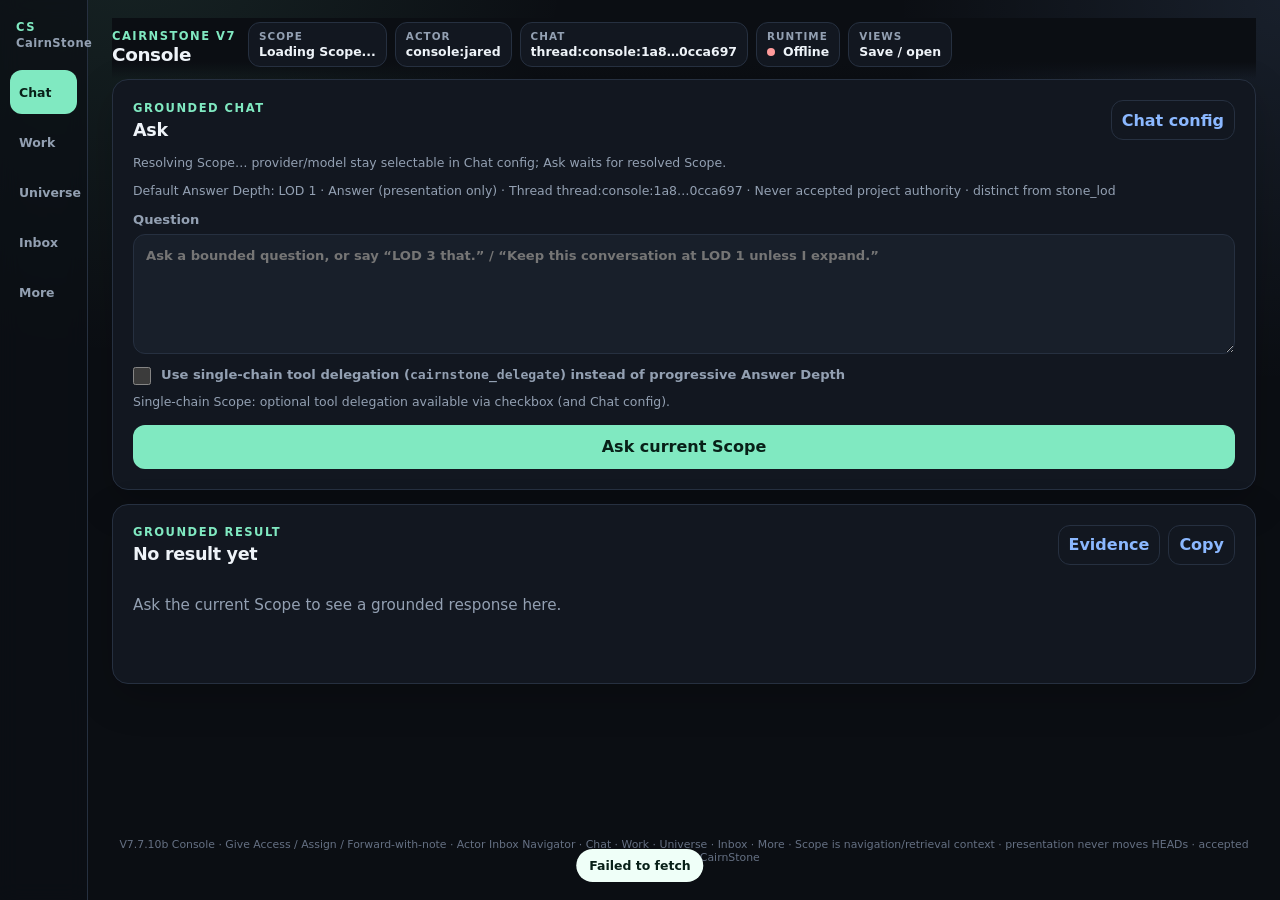
<file: index.html>
<!doctype html>
<html lang="en">
<head>
  <meta charset="utf-8">
  <meta name="viewport" content="width=device-width, initial-scale=1, viewport-fit=cover">
  <meta name="theme-color" content="#101319">
  <link rel="icon" href="data:,">
  <title>CairnStone V7 Console</title>
  <link rel="stylesheet" href="./styles.css">
</head>
<body>
  <a class="skip-link" href="#main-content">Skip to content</a>
  <div class="app-shell">
    <nav class="nav-rail" aria-label="Primary">
      <div class="rail-brand" aria-hidden="true">
        <span class="rail-mark">CS</span>
        <span class="rail-name">CairnStone</span>
      </div>
      <button class="nav-item active" data-nav="chat" type="button">Chat</button>
      <button class="nav-item" data-nav="work" type="button">Work</button>
      <button class="nav-item" data-nav="universe" type="button">Universe</button>
      <button class="nav-item" data-nav="inbox" type="button">Inbox</button>
      <button class="nav-item" data-nav="more" type="button">More</button>
    </nav>

    <div class="app-column">
      <header class="context-bar" aria-label="Context">
        <div class="context-brand">
          <span class="eyebrow">CairnStone V7</span>
          <strong class="context-product">Console</strong>
        </div>
        <div class="context-pills" role="group" aria-label="Operating context">
          <button id="contextScopeBtn" class="context-pill" type="button" title="Open Scope">
            <span class="context-k">Scope</span>
            <span id="contextScopeLabel" class="context-v">Loading…</span>
          </button>
          <button id="contextActorBtn" class="context-pill" type="button" title="Open runtime &amp; actor">
            <span class="context-k">Actor</span>
            <span id="contextActorLabel" class="context-v">console:jared</span>
          </button>
          <button id="contextChatBtn" class="context-pill" type="button" title="Open Chat / Conversation Session">
            <span class="context-k">Chat</span>
            <span id="contextChatLabel" class="context-v">—</span>
          </button>
          <button id="contextCodeBtn" class="context-pill hidden" type="button" title="Open Work / Code Session">
            <span class="context-k">Code</span>
            <span id="contextCodeLabel" class="context-v">—</span>
          </button>
          <button id="contextRuntimeBtn" class="context-pill" type="button" title="Runtime status &amp; settings">
            <span class="context-k">Runtime</span>
            <span class="context-v context-runtime-v"><span id="healthDot" class="dot"></span><span id="healthText">Checking...</span></span>
          </button>
          <button id="contextViewsBtn" class="context-pill" type="button" title="Saved Views (presentation only)">
            <span class="context-k">Views</span>
            <span id="contextViewsLabel" class="context-v">Save / open</span>
          </button>
        </div>
        <button id="healthButton" class="visually-hidden" type="button" tabindex="-1" aria-hidden="true">Health</button>
      </header>

      <div id="workSubnav" class="subnav hidden" role="tablist" aria-label="Work surfaces">
        <button class="subnav-item" data-panel="code" type="button">Current Work</button>
        <button class="subnav-item" data-panel="next-work" type="button">Next Work</button>
      </div>
      <div id="inboxSubnav" class="subnav hidden" role="tablist" aria-label="Communications: Inbox, Handoff, Activity, Conversations">
        <button class="subnav-item active" data-panel="inbox" type="button" title="Inbox — Read correspondence">Inbox</button>
        <button class="subnav-item" data-panel="handoff" type="button" title="Handoff — Dispatch structured handoff">Handoff</button>
        <button class="subnav-item" data-panel="activity" type="button" title="Activity — Cross-actor activity">Activity</button>
        <button class="subnav-item" data-panel="conversations" type="button" title="Conversations — Unified TurnSync view">Conversations</button>
      </div>
      <div id="moreSubnav" class="subnav hidden" role="tablist" aria-label="More surfaces">
        <button class="subnav-item" data-panel="stones" type="button">Stones</button>
        <button class="subnav-item" data-panel="evidence" type="button">Evidence</button>
        <button class="subnav-item" data-panel="access" type="button">Access</button>
        <button class="subnav-item" data-panel="authorize" type="button">Authorize</button>
        <button class="subnav-item" data-panel="invite" type="button">Invite</button>
        <button class="subnav-item" data-panel="settings" type="button">Runtime</button>
      </div>

      <main id="main-content" class="app-content" tabindex="-1">
      <section id="panel-chat" class="panel active">
        <div class="card chat-ask-card">
          <div class="section-heading">
            <div><div class="eyebrow">Grounded Chat</div><h2>Ask</h2></div>
            <button id="openChatConfig" class="secondary" type="button" title="Route, model, and Chat runtime knobs">Chat config</button>
          </div>
          <p id="chatModeNote" class="muted small chat-mode-note"></p>
          <div id="answerDepthDefaults" class="answer-depth-defaults muted small" aria-live="polite"></div>
          <label><span>Question</span><textarea id="taskInput" rows="5" maxlength="4000" placeholder="Ask a bounded question, or say “LOD 3 that.” / “Keep this conversation at LOD 1 unless I expand.”"></textarea></label>
          <label id="toolDelegateWrap" class="check-row chat-capability-row"><input id="toolDelegate" type="checkbox"><span>Use single-chain tool delegation (<code>cairnstone_delegate</code>) instead of progressive Answer Depth</span></label>
          <p id="chatCapabilityHonesty" class="muted small chat-capability-honesty"></p>
          <button id="delegateButton" class="primary" type="button">Ask current Scope</button>
        </div>
        <div class="card result-card">
          <div class="section-heading">
            <div><div class="eyebrow">Grounded result</div><h2 id="resultTitle">No result yet</h2></div>
            <div class="result-heading-actions">
              <button id="openEvidenceDrawer" class="secondary" type="button" disabled title="Evidence bound to this response_id">Evidence</button>
              <button id="copyResult" class="secondary" type="button" disabled>Copy</button>
            </div>
          </div>
          <div id="resultMeta" class="chips"></div>
          <div id="authorityStrip" class="authority-strip hidden" aria-live="polite"></div>
          <div id="resultText" class="prose muted">Ask the current Scope to see a grounded response here.</div>
          <div id="answerDepthControls" class="answer-depth-controls hidden" aria-label="Answer Depth"></div>
          <p id="evidenceDrawerHint" class="muted small evidence-drawer-hint hidden"></p>
          <div id="staleActions" class="stale-actions hidden" aria-live="polite"></div>
        </div>
      </section>

      <section id="panel-universe" class="panel">
        <div class="card">
          <div class="section-heading">
            <div><div class="eyebrow">Semantic zoom · Scope projection</div><h2>Universe</h2></div>
            <button id="universeButton" class="primary compact-button" type="button">Open Universe</button>
          </div>
          <p class="muted small">Universe v2 projects Vault → Repo → Chain → Intelligence. Spatial layout, list, and grid share the same Scope selectors. Position and clustering never create graph edges or accepted-state authority.</p>
          <div class="universe-landing-status">
            <strong id="universeLandingSummary">Loading Scope…</strong>
            <span id="universeLandingAuthority" class="muted small">Resolving accepted chain HEAD snapshot.</span>
            <span id="universeLandingLod" class="muted small">LOD: Vault · view: spatial</span>
          </div>
          <div class="invite-actions">
            <button id="universeOpenScope" class="secondary" type="button">Adjust Scope</button>
            <button id="universeOpenRuntime" class="secondary" type="button">Runtime / actor</button>
          </div>
        </div>
      </section>

      <section id="panel-evidence" class="panel">
        <div class="card progressive-card">
          <div class="section-heading"><div><div class="eyebrow">Independent inspection</div><h2>Evidence</h2></div><button id="copyEvidence" class="secondary" type="button" disabled>Copy JSON</button></div>
          <p id="evidenceHonesty" class="muted small progressive-honesty">Authority summary first. Deeper refs expand on demand. <code>response_lod</code> ≠ <code>stone_lod</code>.</p>
          <div id="evidenceEmptyState" class="progressive-empty hidden" aria-live="polite">
            <strong>No evidence payload yet</strong>
            <p class="muted small">Ask in Chat or resolve Scope to inspect citations and freshness. Chat also opens an answer-linked Evidence drawer bound to the same <code>response_id</code>.</p>
          </div>
          <div class="progressive-step primary-step">
            <div class="progressive-step-label">1 · Authority summary</div>
            <div id="authoritySummary" class="evidence-grid"></div>
          </div>
          <div class="progressive-disclosure" id="evidenceDisclosure">
            <details class="progressive-details" data-evidence-section="accepted" open>
              <summary>2 · Accepted / cited evidence</summary>
              <div id="pathHeads" class="list"></div>
            </details>
            <details class="progressive-details" data-evidence-section="skills">
              <summary>3 · Selected skills</summary>
              <div id="skillsList" class="list"></div>
            </details>
            <details class="progressive-details" data-evidence-section="memory">
              <summary>4 · Memory refs / claims</summary>
              <div id="memoryRefs" class="list"></div>
            </details>
            <details class="progressive-details" data-evidence-section="observability">
              <summary>5 · Observability / coverage (raw)</summary>
              <pre id="observability" class="code-block">{}</pre>
            </details>
          </div>
          <div id="evidenceShareActions" class="share-actions" hidden>
            <button type="button" class="secondary" data-share-mode="give-access" data-share-source="evidence">Give access…</button>
            <button type="button" class="secondary" data-share-mode="assign" data-share-source="evidence">Assign / Ask to work</button>
            <button type="button" class="secondary" data-share-mode="forward" data-share-source="evidence">Forward with note</button>
          </div>
        </div>
      </section>
      <section id="panel-inbox" class="panel">
        <div class="card comms-hub-card">
          <div class="section-heading">
            <div>
              <div class="eyebrow" id="inboxHubEyebrow">AC1 correspondence</div>
              <h2>Inbox</h2>
            </div>
            <button id="refreshInbox" class="secondary" type="button">Refresh</button>
          </div>
          <p id="inboxHubBlurb" class="muted small comms-hub-blurb">Read immutable messages for one recipient. Reading may update delivery status only; the message stone stays immutable. Correspondence grants no execution authority.</p>
          <div id="inboxHubScopeNote" class="scope-caveat">Inbox is <strong>not</strong> auto-filtered by Scope: compact AC1 inbox metadata does not carry an authoritative chain association. Filtering would require inventing metadata or marking messages read.</div>
          <p class="muted small comms-identity-note">Identity = immutable <code>message_id</code> / <code>stone_hash</code> from the runtime — Console does not re-key correspondence.</p>
          <div class="actor-inbox-nav" id="inboxActorNav" data-surface="inbox">
            <div class="actor-nav-label" id="inboxActorNavLabel">Choose inbox</div>
            <div id="inboxActorPicker" class="actor-picker" role="listbox" aria-labelledby="inboxActorNavLabel" aria-multiselectable="false"></div>
            <div id="inboxPlaneTabs" class="mailbox-planes" role="tablist" aria-label="Mailbox plane"></div>
            <p id="inboxActorMeta" class="muted small actor-nav-meta" aria-live="polite"></p>
            <details class="actor-nav-advanced progressive-details">
              <summary>Advanced / Custom Actor ID</summary>
              <p class="muted small">Exact mailbox IDs for unusual or federated identities. Primary navigation stays on the actor picker above.</p>
              <label><span>Custom recipient ID</span><input id="inboxActor" value="console:jared" autocomplete="off" spellcheck="false"></label>
            </details>
          </div>
          <label class="check-row"><input id="inboxGroupThreads" type="checkbox"><span>Group by thread</span></label>
          <div id="inboxList" class="message-list" aria-live="polite"><p class="muted">Choose an inbox, then refresh to load correspondence.</p></div>
        </div>
        <div id="messageReaderCard" class="card message-reader-card">
          <div class="eyebrow">Message reader</div>
          <h2 id="messageTitle" tabindex="-1">No message selected</h2>
          <div id="messageMeta" class="chips"></div>
          <div id="messageShareActions" class="share-actions" hidden>
            <button type="button" class="secondary" data-share-mode="give-access" data-share-source="message-reader">Give access…</button>
            <button type="button" class="secondary" data-share-mode="assign" data-share-source="message-reader">Assign / Ask to work</button>
            <button type="button" class="secondary" data-share-mode="forward" data-share-source="message-reader">Forward with note</button>
          </div>
          <pre id="messageContent" class="code-block wrap">Select a message to read it. Reading mutates delivery state only; the message stone remains immutable.</pre>
        </div>
      </section>
      <section id="panel-handoff" class="panel">
        <div class="card comms-hub-card">
          <div class="section-heading">
            <div>
              <div class="eyebrow" id="handoffHubEyebrow">Structured AC1 dispatch</div>
              <h2>Handoff</h2>
            </div>
            <span class="comms-intent-pill" title="Compose only — no execution authority">Dispatch</span>
          </div>
          <p id="handoffHubBlurb" class="muted small comms-hub-blurb">Creates immutable correspondence that transports intent and provenance. It grants no execution, mutation, or accepted-state authority.</p>
          <div id="handoffHubScopeNote" class="scope-caveat">Handoff association is explicit: choose one exact participating chain from the current Scope (AC1 carries one chain field).</div>
          <label><span>Associated chain <small>(must be an exact participating chain)</small></span><select id="handoffChain"></select></label>
          <div class="actor-inbox-nav" id="handoffActorNav" data-surface="handoff">
            <div class="actor-nav-label" id="handoffActorNavLabel">Choose recipients</div>
            <div id="handoffActorPicker" class="actor-picker" role="listbox" aria-labelledby="handoffActorNavLabel" aria-multiselectable="true"></div>
            <p id="handoffActorMeta" class="muted small actor-nav-meta" aria-live="polite"></p>
            <details class="actor-nav-advanced progressive-details">
              <summary>Advanced / Custom Actor ID</summary>
              <p class="muted small">Add unusual recipients by exact mailbox ID. Work plane defaults to <code>:cairnstone-v6</code>.</p>
              <label><span>Recipients <small>(exact IDs; comma-separated fallback)</small></span><input id="handoffTo" placeholder="claude:cairnstone-v6" autocomplete="off" spellcheck="false"></label>
            </details>
          </div>
          <label><span>Subject</span><input id="handoffSubject" value="CairnStone V7 handoff"></label>
          <label><span>Task / intent</span><textarea id="handoffTask" rows="6" placeholder="Describe the continuation or task."></textarea></label>
          <div class="two-col"><label><span>Package ID <small>(optional)</small></span><input id="handoffPackage"></label><label><span>Priority</span><select id="handoffPriority"><option>low</option><option selected>normal</option><option>high</option><option>urgent</option></select></label></div>
          <fieldset><legend>Continuation ref <small>(optional)</small></legend><label><span>Stone hash</span><input id="continuationHash"></label><label><span>Path / note</span><input id="continuationPath"></label></fieldset>
          <fieldset><legend>Immutable GitHub artifact <small>(optional)</small></legend><div class="two-col"><label><span>Owner</span><input id="artifactOwner" placeholder="nothinginfinity"></label><label><span>Repo</span><input id="artifactRepo" placeholder="cairnstone-v6"></label></div><label><span>Path</span><input id="artifactPath"></label><label><span>Commit SHA</span><input id="artifactCommit"></label></fieldset>
          <fieldset><legend>External GitHub inbox mirror <small>(optional transport only)</small></legend><p class="muted small">Writes one inspectable JSON mirror per recipient. The immutable AC1 message stone remains authority; mirror failure does not roll back the handoff.</p><div class="two-col"><label><span>Owner</span><input id="mirrorOwner" placeholder="nothinginfinity"></label><label><span>Repo</span><input id="mirrorRepo" placeholder="cairnstone-v6-console"></label></div><div class="two-col"><label><span>Branch</span><input id="mirrorBranch" placeholder="main"></label><label><span>Path prefix</span><input id="mirrorPrefix" placeholder="cairnstone-inbox"></label></div></fieldset>
          <button id="handoffButton" class="primary" type="button">Dispatch handoff</button>
          <pre id="handoffResult" class="code-block wrap">No handoff sent yet.</pre>
        </div>
      </section>
      <section id="panel-conversations" class="panel">
        <div class="card comms-hub-card">
          <div class="section-heading">
            <div>
              <div class="eyebrow" id="conversationsHubEyebrow">TurnSync · Conversation Sessions</div>
              <h2>Conversations</h2>
            </div>
            <button id="conversationsRefresh" class="secondary" type="button">Refresh</button>
          </div>
          <p id="conversationsHubBlurb" class="muted small comms-hub-blurb">Durable turn-by-turn operational history across selected actors and providers. Exact Conversation Session identities are preserved; Console does not promote conversation history to project memory.</p>
          <div id="conversationsHubScopeNote" class="scope-caveat">Conversation Sessions are operational context, not accepted project state. Sync and synthesis must preserve explicit authority boundaries.</div>
          <p id="conversationAggregateNote" class="muted small">Runtime will prefer the authenticated account aggregate when available; legacy runtimes fall back to one actor-scoped Conversation Session list.</p>
          <label><span>Search conversations</span><input id="conversationsSearch" placeholder="conversation ID, actor, turn preview…" autocomplete="off" spellcheck="false"></label>
          <div class="form-grid two">
            <label><span>TurnSync account default <small>(Core-auth operational policy)</small></span>
              <select id="conversationSyncMode">
                <option value="ask">Ask</option>
                <option value="on">On</option>
                <option value="off">Off</option>
              </select>
            </label>
            <label><span>Payload mode</span>
              <select id="conversationSyncPayload">
                <option value="full_turns">Full turns</option>
                <option value="decisions_tasks">Decisions + tasks</option>
                <option value="summaries">Summaries only</option>
              </select>
            </label>
          </div>
          <div class="invite-actions">
            <button id="conversationSyncSave" class="primary compact-button" type="button">Save account policy</button>
          </div>
          <p id="conversationSyncNote" class="muted small">Connect Core account to load or save the authenticated account default. Local values are only a browser draft until an explicit save succeeds.</p>
          <div id="conversationsList" class="message-list" aria-live="polite"><p class="muted">Refresh to load Conversation Sessions visible to the current actor.</p></div>
        </div>
        <div class="card">
          <div class="section-heading">
            <div><div class="eyebrow">Unified turn detail</div><h2 id="conversationDetailTitle">No conversation selected</h2></div>
            <button id="conversationJevNext" class="secondary" type="button" disabled>JEV next action</button>
          </div>
          <div id="conversationDetailMeta" class="chips"></div>
          <pre id="conversationDigest" class="code-block wrap">Select a Conversation Session to see a deterministic digest of stored turns.</pre>
          <div id="conversationTurns" class="message-list" aria-live="polite"></div>
          <div class="eyebrow">JEV scorer result</div>
          <pre id="conversationJevResult" class="code-block wrap">JEV is used here for bounded next-action ranking, not free-form summarization.</pre>
        </div>
      </section>
      <section id="panel-activity" class="panel">
        <div class="card comms-hub-card">
          <div class="section-heading">
            <div>
              <div class="eyebrow" id="activityHubEyebrow">Combined AC1 view</div>
              <h2>Activity</h2>
            </div>
            <button id="activityRefresh" class="secondary" type="button">Refresh</button>
          </div>
          <p id="activityHubBlurb" class="muted small comms-hub-blurb">Aggregated recent correspondence across actor inboxes you query. Same AC1 stones — presentation grouping only.</p>
          <div id="activityHubScopeNote" class="scope-caveat">Activity uses real recipient/thread metadata only. It is not silently filtered by the global Scope because compact AC1 listing metadata does not expose a trustworthy chain field.</div>
          <div class="actor-inbox-nav" id="activityActorNav" data-surface="activity">
            <div class="actor-nav-label" id="activityActorNavLabel">Whose activity?</div>
            <div id="activityActorPicker" class="actor-picker" role="listbox" aria-labelledby="activityActorNavLabel" aria-multiselectable="true"></div>
            <p id="activityActorMeta" class="muted small actor-nav-meta" aria-live="polite"></p>
            <details class="actor-nav-advanced progressive-details">
              <summary>Advanced / Custom Actor ID</summary>
              <p class="muted small">Each mailbox is still queried independently via existing <code>cairnstone_get_inbox</code> — this field is fallback only.</p>
              <label><span>Custom actor IDs</span><input id="activityActors" placeholder="console:jared, claude:cairnstone-v6" autocomplete="off" spellcheck="false"></label>
            </details>
          </div>
          <div class="two-col compact">
            <label><span>Filter</span><select id="activityFilter"><option value="all">All</option><option value="handoff">Handoffs only</option><option value="message">Messages/other</option></select></label>
            <label class="check-row"><input id="activityGroupThreads" type="checkbox" checked><span>Group by thread</span></label>
          </div>
          <div id="activityList" class="message-list" aria-live="polite"><p class="muted">Choose actors, then refresh to load recent activity.</p></div>
        </div>
      </section>
      <section id="panel-stones" class="panel">
        <div class="card progressive-card">
          <div class="section-heading"><div><div class="eyebrow">Scope-aware stone browser</div><h2>Stones</h2></div><button id="stonesRefresh" class="secondary" type="button">Refresh</button></div>
          <p id="stonesHonesty" class="muted small progressive-honesty">Browse and search first. Title / currentness stay primary; LOD and raw refs expand after selection.</p>
          <div class="progressive-step primary-step">
            <div class="progressive-step-label">1 · Browse / search</div>
            <label><span>Search current Scope</span><input id="stonesQuery"></label>
            <div id="stonesHead" class="chips"></div>
            <div id="stonesEmptyState" class="progressive-empty" aria-live="polite">
              <strong>No stones loaded</strong>
              <p class="muted small">Refresh to browse the current Scope. Multi-chain search uses <code>cairnstone_find_scope</code>.</p>
            </div>
            <div id="stonesList" class="message-list"><p class="muted">Refresh to browse the current Scope.</p></div>
          </div>
        </div>
        <div class="card progressive-card">
          <div class="eyebrow">2 · Detail (on selection)</div>
          <h2 id="stoneDetailTitle">No stone selected</h2>
          <div id="stoneDetailMeta" class="chips"></div>
          <div class="progressive-disclosure" id="stonesDisclosure">
            <details id="stonesDetailBlock" class="progressive-details" data-stones-section="detail" open>
              <summary>Summary / preview</summary>
              <pre id="stoneDetailSummary" class="code-block wrap">Select a stone or search match to see its summary.</pre>
            </details>
            <details id="stonesRawBlock" class="progressive-details" data-stones-section="raw">
              <summary>Raw LOD / refs</summary>
              <pre id="stoneDetailRaw" class="code-block wrap">Raw LOD fields and refs appear here after selection. stone_lod is storage LOD — not Answer Depth response_lod.</pre>
            </details>
          </div>
          <div class="share-actions stone-share-actions">
            <button id="copyStoneHash" class="secondary" type="button" disabled>Copy hash</button>
            <button type="button" class="secondary" data-share-mode="give-access" data-share-source="stones" disabled id="stoneGiveAccess">Give access…</button>
            <button type="button" class="secondary" data-share-mode="assign" data-share-source="stones" disabled id="stoneAssign">Assign / Ask to work</button>
            <button type="button" class="secondary" data-share-mode="forward" data-share-source="stones" disabled id="stoneForward">Forward with note</button>
          </div>
        </div>
      </section>
      <section id="panel-access" class="panel">
        <div class="card access-grants-card">
          <div class="section-heading">
            <div>
              <div class="eyebrow">V7.7.10b · canonical-object sharing</div>
              <h2>Access grants</h2>
            </div>
            <button id="accessGrantsRefresh" class="secondary" type="button">Refresh</button>
          </div>
          <p class="muted small">Operational <code>cairnstone-access-grant-v1</code> rows over typed object refs. Visibility ≠ execute. Revoke blocks <strong>future</strong> access only. Worker APIs expected on <strong>0.5.40</strong>; Console degrades honestly if tools are missing. Human Commit required for grant / revoke.</p>
          <div class="scope-caveat">Presentation never calls <code>set_head</code> / <code>set_path_head</code>. Grants never silently widen Scope, workspace, or Code Session capability.</div>
          <label><span>Filter by object_ref <small>(optional)</small></span><input id="accessGrantsObjectRef" placeholder="msg:… / stone:… / session:…" autocomplete="off" spellcheck="false"></label>
          <div id="accessGrantsHonesty" class="muted small" aria-live="polite">Load grants after worker 0.5.40 exposes <code>cairnstone_access_grant_list</code>.</div>
          <div id="accessGrantsList" class="message-list" aria-live="polite"><p class="muted">No grants loaded.</p></div>
        </div>
      </section>
      <section id="panel-next-work" class="panel" aria-labelledby="nextWorkTitle">
        <div class="card">
          <div class="eyebrow">Stone Todos · manual handoff</div>
          <h2 id="nextWorkTitle">Next Work</h2>
          <p>Choose the next card, copy its prompt, then paste into the destination's live chat. Nothing is sent from this board.</p>
          <p class="scope-caveat">The Live section reads the current start_here from project memory. This board grants no authority. Display the handoff only; do not execute it here or apply migration 0025.</p>
          <details class="stone-todo-preview">
            <summary>Where to paste · all 5 destinations</summary>
            <div id="nextWorkDestinations"></div>
          </details>
        </div>
        <section aria-labelledby="nextWorkLiveTitle">
          <div class="card">
            <h3 id="nextWorkLiveTitle">Live</h3>
            <p class="muted small">Read-only · cairnstone-v6-project-memory · start_here</p>
            <button id="nextWorkLiveRefresh" class="secondary stone-todo-live-refresh" type="button">Refresh Live</button>
            <p id="nextWorkLiveStatus" class="small" role="status" aria-live="polite">Connect your Core account to load Live. Samples below are not live work.</p>
          </div>
          <div id="nextWorkLiveBoard" class="stone-todo-board" aria-label="Live start_here card"></div>
        </section>
        <div class="card stone-todo-sample-heading">
          <h3>SAMPLE ONLY</h3>
          <p class="scope-caveat">3 illustrative fixture cards with placeholder hashes and paths, not accepted vault work. Status and ordering are sample values; copying never changes them. Samples are never substituted for Live.</p>
        </div>
        <div id="nextWorkBoard" class="stone-todo-board" aria-label="Sample next work cards"></div>
      </section>
      <section id="panel-code" class="panel">
        <div class="card work-guide-card" id="workGuideCard">
          <div class="section-heading">
            <div>
              <div class="eyebrow">Zero-ID · Work questionnaire</div>
              <h2 id="workGuideTitle">Question 1 of 3</h2>
            </div>
            <span id="workGuideStepPill" class="work-pill">What?</span>
          </div>
          <p id="workGuideSubtitle" class="muted small">Humans answer human questions. CairnStone resolves workspace, access readiness, Code Session, pins, IDs, and Task Run + events.</p>
          <details class="work-howto" id="workHowTo">
            <summary>How to use CairnStone · current step</summary>
            <ol class="muted small">
              <li>Get my workspace access (console:jared, list+read only).</li>
              <li>Answer What / Who / What should they do.</li>
              <li>Give access uses Approve &amp; send invite — not Route/Dispatch.</li>
              <li>Invited actor: Claim invite with mailbox ticket (session only).</li>
              <li>Assign still uses Human Commit then Dispatch.</li>
            </ol>
            <p class="muted small">Bearers stay in this browser session. Never paste them into Stones or chat.</p>
          </details>
          <div class="invite-actions" id="workOperatorPathActions">
            <button id="workGetMyAccessBtn" class="secondary" type="button">Get my workspace access</button>
            <button id="workClaimInviteBtn" class="secondary" type="button">Claim invite</button>
          </div>
          <label id="workClaimInviteWrap" class="hidden"><span>Invite id to claim</span>
            <input id="workClaimInviteId" autocomplete="off" placeholder="invite id from Waiting for claim">
          </label>
          <p id="workOperatorPathStatus" class="muted small" aria-live="polite"></p>
          <p id="workGuideHint" class="muted small work-guide-hint">Describe the outcome in plain language. Do not paste session IDs or commit SHAs.</p>
          <ul id="workGuideMissing" class="work-guide-missing muted small"></ul>

          <div id="workQuestionWhat" class="work-question" data-work-question="what">
            <label><span>What is the work?</span>
              <textarea id="workAnswerWhat" rows="3" placeholder="Ship the Zero-ID Work questionnaire on Console…"></textarea>
            </label>
          </div>

          <div id="workQuestionWho" class="work-question hidden" data-work-question="who">
            <p class="muted small" id="workWhoPrompt">Who should do it?</p>
            <div id="workActorPicker" class="actor-picker work-actor-picker" role="listbox" aria-label="Choose who by name"></div>
            <p id="workWhoSelected" class="muted small">No one selected yet.</p>
          </div>

          <div id="workQuestionAction" class="work-question hidden" data-work-question="what_should_they_do">
            <p class="muted small">What should they do?</p>
            <div id="workActionChoices" class="work-action-choices" role="listbox" aria-label="Choose the human action"></div>
            <label id="workActionNoteWrap" class="hidden"><span>Extra note <small>(optional)</small></span>
              <textarea id="workAnswerActionNote" rows="2" placeholder="Optional plain-language detail…"></textarea>
            </label>
          </div>

          <div class="invite-actions">
            <button id="workGuidePrimaryCta" class="primary" type="button">Continue</button>
            <button id="workGuideBackBtn" class="secondary hidden" type="button">Back</button>
          </div>
          <p class="muted small work-guide-note">Access grant · Human Commit · Dispatch stay explicit second taps. Raw IDs and SHAs live under Advanced. <strong>10h.4 runtime acceptance stays separate.</strong></p>
        </div>

        <div class="card work-resolve-card hidden" id="workAutoResolveCard">
          <div class="section-heading">
            <div>
              <div class="eyebrow">CairnStone resolve</div>
              <h2>Auto-resolved values</h2>
            </div>
            <button id="workAutoResolveRefresh" class="secondary" type="button">Refresh resolve</button>
          </div>
          <p class="muted small">Presentation resolves CairnStone values from Conversation bindings + session prefs. It never invents IDs, never weakens <code>scoped_grant</code>, and never auto-dispatches.</p>
          <ul id="workAutoResolveList" class="work-resolve-list" aria-live="polite"></ul>
          <div id="workAccessTargetPick" class="work-access-target-pick hidden">
            <p class="muted small"><strong>Access to what?</strong> Give access needs one human target. Console will not wait on Code Session, repo pins, or Task Run — and will not create a Code Session by default.</p>
            <div id="workAccessTargetChoices" class="work-access-target-choices" role="listbox" aria-label="Access to what?"></div>
            <p id="workAccessTargetNote" class="muted small" aria-live="polite"></p>
          </div>
        </div>

        <div class="card work-confirm-card hidden" id="workConfirmCard">
          <div class="section-heading">
            <div>
              <div class="eyebrow">Second tap required</div>
              <h2>Review · Human Commit · Dispatch</h2>
            </div>
          </div>
          <div id="workAccessConfirm" class="work-access-confirm hidden">
            <p id="workAccessConfirmText" class="work-access-confirm-text"></p>
            <label class="check-row work-access-confirm-row" id="workAccessConfirmCheckRow">
              <input id="workAccessConfirmCheck" type="checkbox">
              <span>Yes — confirm this access target before Human Commit</span>
            </label>
            <div class="invite-actions">
              <button id="workApproveInviteBtn" class="primary hidden" type="button">Approve &amp; send invite</button>
            </div>
            <p id="workInviteStatus" class="muted small" aria-live="polite"></p>
          </div>
          <div id="workGenericIntentWrap">
          <p class="muted small">Answers are composed into intent text below. Route / Commit / Dispatch remain explicit — Console never auto-mutates or auto-dispatches.</p>
          <label><span>Composed intent</span><textarea id="intentText" rows="4" placeholder="Filled from What / Who / What should they do…"></textarea></label>
          <div class="invite-actions">
            <button id="intentRouteButton" class="secondary" type="button">Route intent</button>
          </div>
          <div class="share-proposal-card">
            <div class="eyebrow">Proposal summary</div>
            <strong id="intentProposalTitle">No proposal</strong>
            <ul id="intentProposalLines" class="share-proposal-lines muted small"><li>Route intent from Work to see a proposal or dispatch card.</li></ul>
          </div>
          <label class="check-row share-commit-row"><input id="intentHumanCommit" type="checkbox"><span>Human Commit — approve the proposed tool call without dispatching it</span></label>
          <div class="invite-actions">
            <button id="intentCommitProposal" class="primary" type="button" disabled>Commit proposal</button>
          </div>
          <label class="check-row share-commit-row"><input id="dispatchHumanCommit" type="checkbox"><span>Human Commit — approve dispatch of this proposed Task Run</span></label>
          <div class="invite-actions">
            <button id="dispatchCommitButton" class="primary" type="button" disabled>Dispatch Task Run</button>
          </div>
          <pre id="intentResult" class="code-block wrap">No intent routed yet.</pre>
          </div>
        </div>

        <div class="card work-code-card hidden" id="workCodeSessionCard">
          <div class="section-heading">
            <div>
              <div class="eyebrow">Code Session · default</div>
              <h2 id="workCodeSessionHeading">Code Session</h2>
            </div>
            <button id="codeLoad" class="secondary" type="button">Load console view</button>
          </div>
          <p id="workCodeSessionStatus" class="muted small">Resolved Work shows the Code Session here — Advanced stays closed.</p>

          <div id="workRepoBranchPick" class="work-repo-branch-pick hidden">
            <p class="muted small">No Conversation-bound Code Session. Pick one repo and branch — CairnStone resolves pins server-side. No commit hash or session-id field in default.</p>
            <label><span>Repository</span><input id="workRepoPick" autocomplete="off" placeholder="owner/repo"></label>
            <label><span>Branch</span><input id="workBranchPick" autocomplete="off" placeholder="main" value="main"></label>
            <div class="invite-actions">
              <button id="workRepoBranchBindBtn" class="primary compact-button" type="button">Bind Code Session</button>
            </div>
            <p id="workRepoBranchNote" class="muted small" aria-live="polite"></p>
          </div>

          <div id="codeEmptyState" class="work-empty-state" aria-live="polite">
            <strong>No Code Session loaded</strong>
            <p class="muted small">Bind via Chat discovery or repo + branch, then load the console view. Runtime identity stays on the worker.</p>
          </div>
          <div id="codeSurface" class="code-surface hidden">
            <div class="work-task-hero" aria-label="Current task">
              <div class="work-task-kicker">Current task</div>
              <div id="codeCurrentTask" class="work-task-title">—</div>
              <div class="work-task-meta">
                <span id="codeSessionLifecycle" class="work-pill">—</span>
                <span id="codeProjectName" class="work-pill work-pill-muted">—</span>
              </div>
            </div>
            <div id="codeMeta" class="chips"></div>
            <div class="code-actions invite-actions" aria-label="Operator actions">
              <button id="codeInviteAgent" class="secondary" type="button" disabled>Invite Agent</button>
              <button id="codeSendMessage" class="secondary" type="button" disabled>Send Message</button>
              <button id="codeCheckpoints" class="secondary" type="button" disabled>Checkpoints</button>
              <button id="codeViewWork" class="secondary" type="button" disabled>View Work</button>
              <button id="codeGiveAccess" class="secondary" type="button" disabled data-share-mode="give-access" data-share-source="work">Give access…</button>
              <button id="codeAssign" class="secondary" type="button" disabled data-share-mode="assign" data-share-source="work">Assign / Ask to work</button>
              <button id="codeProposeMerge" class="primary compact-button" type="button" disabled>Propose / Merge</button>
            </div>
            <div class="work-disclosure" id="codeDisclosure">
              <details class="work-details" data-section="actors">
                <summary>Actors <span id="codeActorsSummary" class="work-summary-hint"></span></summary>
                <div id="codeActors" class="code-actors">—</div>
                <div id="codeLeases" class="muted small work-inline-note"></div>
              </details>
              <details class="work-details" data-section="tests">
                <summary>Tests <span id="codeTestsSummary" class="work-summary-hint"></span></summary>
                <div id="codeTests" class="code-block-value">—</div>
              </details>
              <details class="work-details" data-section="working_tree">
                <summary>Working tree <span id="codeWorkingTreeSummary" class="work-summary-hint"></span></summary>
                <div id="codeWorkingTree" class="code-block-value">—</div>
              </details>
              <details class="work-details" data-section="checkpoints">
                <summary>Checkpoints <span id="codeCheckpointsSummary" class="work-summary-hint"></span></summary>
                <div id="codeCheckpointsHint" class="muted small">Use <strong>Checkpoints</strong> for the authoritative list from <code>cairnstone_code_checkpoint_list</code>.</div>
              </details>
              <details class="work-details" data-section="environment">
                <summary>Environment / sandbox <span id="codeEnvSummary" class="work-summary-hint"></span></summary>
                <div id="codeEnvironment" class="code-block-value">—</div>
                <div id="codeSandbox" class="muted small work-inline-note"></div>
              </details>
              <details class="work-details" data-section="receipts">
                <summary>Receipts <span id="codeReceiptsSummary" class="work-summary-hint"></span></summary>
                <div id="codeReceipts" class="muted small">None in snapshot unless reported by console view.</div>
              </details>
              <details class="work-details" data-section="actions">
                <summary>Action catalog <span class="work-summary-hint">existing APIs only</span></summary>
                <div id="codeActionCatalog" class="work-action-catalog"></div>
                <p class="muted small">Invite = V7.7.6 invite plane; Propose/Merge = <code>cairnstone_workspace_propose_accept</code> only. No silent Chat/Authorize merge.</p>
              </details>
            </div>
          </div>
          <div id="codeProposeForm" class="code-propose-form hidden">
            <div class="eyebrow">Propose / Merge</div>
            <p class="muted small">Calls <code>cairnstone_workspace_propose_accept</code> only after confirm. Requires propose scope on the workspace capability. Console does not add merge/deploy authority; accepted_state_authority stays false.</p>
            <label><span>Title <small>(optional)</small></span><input id="codeProposeTitle" autocomplete="off" placeholder="Proposal title"></label>
            <label><span>Note <small>(optional)</small></span><textarea id="codeProposeNote" rows="2" placeholder="Review note"></textarea></label>
            <label><span>Path prefix <small>(optional)</small></span><input id="codeProposePrefix" autocomplete="off" placeholder="notes/"></label>
            <label><span>Paths <small>(optional; one per line — omit to use server default)</small></span><textarea id="codeProposePaths" rows="3" placeholder="Leave empty rather than inventing paths"></textarea></label>
            <div class="invite-actions">
              <button id="codeProposeConfirm" class="primary compact-button" type="button">Confirm propose</button>
              <button id="codeProposeCancel" class="secondary" type="button">Cancel</button>
            </div>
          </div>
          <div id="codeDetail" class="card hidden">
            <div class="eyebrow">Detail</div>
            <h2 id="codeDetailTitle">—</h2>
            <pre id="codeDetailBody" class="code-block wrap"></pre>
          </div>
        </div>

        <details class="work-advanced work-advanced-shell" id="workAdvancedShell">
          <summary>Advanced · ID-ish steps &amp; raw values</summary>
          <p class="muted small">Escape hatch for raw workspace IDs, Code Session ID paste, Create with SHA / session id, Task Run ID override, and the prior six ID-oriented steps. Default Work does not require these.</p>

          <div class="card work-step-card" id="workStepWorkspace" data-work-step="choose_workspace">
            <div class="section-heading">
              <div><div class="eyebrow">Advanced 1</div><h2>Choose workspace</h2></div>
            </div>
            <p class="muted small">Raw <code>ws:</code> ID + session capability. Default mode shows a human workspace label instead.</p>
            <label><span>Workspace ID</span><input id="workWorkspaceId" autocomplete="off" placeholder="ws:…"></label>
            <label><span>Workspace capability</span><input id="codeWorkspaceCap" type="password" autocomplete="off" placeholder="workspace capability (sessionStorage only)"></label>
            <div class="invite-actions">
              <button id="workGetMyAccessAdvancedBtn" class="secondary compact-button" type="button">Get my workspace access</button>
              <button id="workWorkspaceSave" class="primary compact-button" type="button">Save workspace</button>
            </div>
          </div>

          <div class="card work-step-card" id="workStepCollaborator" data-work-step="add_collaborator">
            <div class="section-heading">
              <div><div class="eyebrow">Advanced 2</div><h2>Add collaborator</h2></div>
            </div>
            <p class="muted small"><strong>Add collaborator</strong> mints a workspace invite (Invite plane). That is not <strong>Share reference</strong> (access grant over a typed object ref).</p>
            <div class="invite-actions">
              <button id="workAddCollaboratorBtn" class="primary compact-button" type="button">Add collaborator</button>
              <button id="workCollaboratorContinueBtn" class="secondary" type="button">Continue</button>
            </div>
          </div>

          <div class="card work-step-card" id="workStepCodeSession" data-work-step="code_session">
            <div class="section-heading">
              <div><div class="eyebrow">Advanced 3</div><h2>Code Session · ID paste / Create SHA</h2></div>
              <button id="workCodeSessionRefreshBtn" class="secondary" type="button">Refresh discovery</button>
            </div>
            <p id="codeHonesty" class="muted small">Escape hatch only. Default Work uses Chat binding or a single repo + branch pick (pins resolved server-side). Raw session IDs and commit SHAs stay here.</p>
            <div id="workCodeSessionDiscovery" class="work-discovery">
              <label><span>Bound Code Sessions (from Conversation Sessions)</span>
                <select id="workCodeSessionSelect">
                  <option value="">Loading honest options…</option>
                </select>
              </label>
              <p id="workCodeSessionDiscoveryNote" class="muted small">Empty until a Conversation Session binds a code_session_id, or you create one below.</p>
              <div class="invite-actions">
                <button id="workCodeSessionUseBtn" class="primary compact-button" type="button">Use selected</button>
              </div>
            </div>
            <details class="work-create-details" id="workCodeSessionCreateDetails">
              <summary>Create with SHA / session id</summary>
              <p class="muted small">Calls <code>cairnstone_code_session_create</code> with explicit session id + base-commit SHAs. Prefer default repo + branch bind when possible.</p>
              <label><span>New Code Session ID</span><input id="workCodeSessionCreateId" autocomplete="off" placeholder="cs:…"></label>
              <label><span>Source repos <small>(one per line)</small></span><textarea id="workCodeSessionCreateRepos" rows="2" placeholder="owner/repo"></textarea></label>
              <label><span>Base commits <small>(repo sha — one per line)</small></span><textarea id="workCodeSessionCreateCommits" rows="2" placeholder="owner/repo abcdef…"></textarea></label>
              <div class="invite-actions">
                <button id="workCodeSessionCreateBtn" class="primary compact-button" type="button">Create Code Session</button>
              </div>
            </details>
            <details class="work-advanced" id="workAdvancedIds">
              <summary>Raw Code Session ID paste</summary>
              <p class="muted small">Manual ID entry is an escape hatch, not discovery.</p>
              <div class="work-bind">
                <label><span>Code Session ID</span><input id="codeSessionId" autocomplete="off" placeholder="cs:…"></label>
              </div>
            </details>
          </div>

          <div class="card work-stage" id="workStageIntent" data-work-stage="describe">
            <div class="section-heading">
              <div><div class="eyebrow">Advanced 4–6 · V7.7.10e Work proposal gate</div><h2>Raw describe · Review · Dispatch IDs</h2></div>
            </div>
            <p class="muted small">Dispatch Task Run ID override lives here only. Default confirm auto-fills the ID but keeps the field hidden. Presentation never calls <code>set_head</code> / <code>set_path_head</code>.</p>
            <label id="workDispatchIdLabel"><span>Dispatch Task Run ID override</span><input id="dispatchTaskRunId" autocomplete="off" placeholder="tr:… (auto-filled after propose)"></label>
            <p class="muted small">Prefer the Zero-ID questionnaire + confirm card above. This block exists for operators who need ID-level control.</p>
          </div>
        </details>

        <div class="card work-stage hidden" id="workStageEvents" data-cairn-target="work.events" data-work-stage="events">
          <div class="section-heading">
            <div><div class="eyebrow">V7.7.10f · Worker event-plane poll</div><h2>Events / Agent Tree</h2></div>
          </div>
          <p class="muted small">Diagnostics after Code Session readiness. Poll-only view for worker event-plane projection. Presentation never invents events, never claims live WebSocket transport, and never moves HEADs.</p>
          <label><span>Task Run ID <small>(optional root / filter)</small></span><input id="eventTaskRunId" autocomplete="off" placeholder="tr:…"></label>
          <div class="invite-actions">
            <button id="eventPollButton" class="secondary" type="button">Poll events</button>
            <button id="eventTreeButton" class="secondary" type="button">Poll agent tree</button>
          </div>
          <pre id="eventResult" class="code-block wrap">No event-plane result yet.</pre>
        </div>

        <div class="card work-stage hidden" id="workStageRetention" data-cairn-target="work.retention" data-work-stage="retention">
          <div class="section-heading">
            <div><div class="eyebrow">V7.7.10g</div><h2>Retention preview</h2></div>
          </div>
          <p class="muted small">Diagnostic after session readiness. Preview-only retention card. Fail-closed if the worker tool is unavailable. Presentation never invents PIN/DROP decisions and never writes HEAD state. <strong>10h.4 runtime acceptance stays separate from this UX slice.</strong></p>
          <div class="invite-actions">
            <button id="retentionPreviewButton" class="secondary" type="button">Preview retention</button>
          </div>
          <pre id="retentionResult" class="code-block wrap" aria-live="polite">No retention preview result yet.</pre>
        </div>
      </section>
<section id="panel-invite" class="panel">
        <div class="card invite-card">
          <div class="section-heading">
            <div><div class="eyebrow">V7.7.6b trusted-human mint</div><h2>Invite to Workspace</h2></div>
            <button id="inviteRefresh" class="secondary" type="button">Refresh lifecycle</button>
          </div>
          <p class="muted small">Minting uses the operator bearer already kept in this browser session. The Console never signs workspace capabilities and never stores a workspace bearer. AC1 notices carry only invite_id, fingerprint, and instructions.</p>
          <label><span>Workspace ID</span><input id="inviteWorkspace" value="ws:v775-multi-actor-workplane" autocomplete="off"></label>
          <label><span>Actors (one principal-bound invite each)</span><textarea id="inviteActors" rows="4">chatgpt:cairnstone-v6
claude:cairnstone-v6
grok:cairnstone-v6
grok-bot:cairnstone-v6</textarea></label>
          <div class="two-col compact">
            <label><span>Membership role</span>
              <select id="inviteRole">
                <option value="drafter" selected>drafter</option>
                <option value="proposer">proposer</option>
                <option value="owner">owner</option>
              </select>
            </label>
            <label><span>Invite TTL seconds</span><input id="inviteTtl" type="number" min="60" max="604800" value="86400"></label>
          </div>
          <label><span>Optional path prefix</span><input id="invitePrefix" placeholder="notes/" autocomplete="off"></label>
          <fieldset>
            <legend>Scopes</legend>
            <label class="check-row"><input type="checkbox" data-scope="ls" checked><span>ls</span></label>
            <label class="check-row"><input type="checkbox" data-scope="read" checked><span>read</span></label>
            <label class="check-row"><input type="checkbox" data-scope="diff" checked><span>diff</span></label>
            <label class="check-row"><input type="checkbox" data-scope="write_draft" checked><span>write_draft (does not imply propose)</span></label>
            <label class="check-row"><input type="checkbox" data-scope="propose"><span>propose (explicit only)</span></label>
          </fieldset>
          <label><span>Instruction in AC1 notice</span><textarea id="inviteInstruction" rows="3">Join the workspace and review proposal 001. Claim with your mailbox capability. Do not paste workspace bearers into Stones or chat.</textarea></label>
          <div class="invite-actions"><button id="inviteMint" class="primary" type="button">Mint & Send</button></div>
          <label><span>Fallback human prompt</span><input id="inviteFallback" value="Check your CairnStone work inbox." readonly></label>
          <button id="inviteCopyFallback" class="secondary" type="button">Copy fallback prompt</button>
          <div id="inviteList" class="message-list"><p class="muted">No tracked invites in this browser session.</p></div>
        </div>
        <div class="card">
          <div class="section-heading">
            <div><div class="eyebrow">V7.7.6c trusted-human mailbox issue</div><h2>Issue mailbox capability</h2></div>
          </div>
          <p class="muted small">Uses the same operator bearer as Mint. Issues a short-lived mail.read:self token for one actor so that actor can claim an invite. Show once, copy into the host secure field, never stone, never paste into chat.</p>
          <label><span>Principal actor</span><input id="mailboxActor" value="grok-bot:cairnstone-v6" autocomplete="off"></label>
          <label><span>TTL seconds (30–3600)</span><input id="mailboxTtl" type="number" min="30" max="3600" value="900"></label>
          <fieldset>
            <legend>Mailbox scopes</legend>
            <label class="check-row"><input type="checkbox" data-mailbox-scope="mail.read:self" checked><span>mail.read:self (required to claim)</span></label>
            <label class="check-row"><input type="checkbox" data-mailbox-scope="mail.reply:self"><span>mail.reply:self</span></label>
            <label class="check-row"><input type="checkbox" data-mailbox-scope="task.consume:self"><span>task.consume:self</span></label>
          </fieldset>
          <div class="invite-actions">
            <button id="mailboxIssue" class="primary" type="button">Issue mailbox capability</button>
            <button id="mailboxReissue" class="secondary" type="button">Reissue mailbox cap</button>
            <button id="mailboxCopy" class="secondary" type="button" disabled>Copy token</button>
            <button id="mailboxClear" class="secondary" type="button">Clear from screen</button>
          </div>
          <p id="mailboxCountdown" class="muted small">No mailbox ticket on screen.</p>
          <pre id="mailboxResult" class="code-block wrap">No mailbox capability issued this session.</pre>
        </div>
        <div class="card">
          <div class="eyebrow">Ordinary AC1 compose</div>
          <h2>Send message</h2>
          <p class="muted small">Independent of invitations. Correspondence transports intent only.</p>
          <label><span>Recipients</span><input id="composeTo" value="chatgpt:cairnstone-v6, claude:cairnstone-v6, grok:cairnstone-v6"></label>
          <label><span>Subject</span><input id="composeSubject" value="CairnStone Console message"></label>
          <label><span>Intent</span>
            <select id="composeIntent">
              <option value="message" selected>message</option>
              <option value="handoff">handoff</option>
              <option value="task_request">task_request</option>
              <option value="ack">ack</option>
            </select>
          </label>
          <label><span>Body</span><textarea id="composeBody" rows="4" placeholder="Ordinary human-to-model correspondence."></textarea></label>
          <button id="composeSend" class="primary" type="button">Send message</button>
          <pre id="composeResult" class="code-block wrap">No message sent yet.</pre>
        </div>
      </section>
      <section id="panel-authorize" class="panel">
        <div class="card progressive-card authorize-card">
          <div class="section-heading"><div><div class="eyebrow">V7.3.3 trusted human boundary</div><h2>Authorize</h2></div><button id="authorizationRefresh" class="secondary" type="button">Refresh</button></div>
          <p id="authorizeHonesty" class="muted small progressive-honesty">Material effect first. Exact arguments and provenance stay one drill-down away. Operator bearer is session-only — never Saved Views, never stones.</p>
          <div class="progressive-step primary-step">
            <div class="progressive-step-label">1 · Operator session</div>
            <label><span>Operator token</span><input id="operatorToken" type="password" autocomplete="off" placeholder="CAIRNSTONE_OPERATOR_TOKEN"></label>
          </div>
          <div class="progressive-step primary-step">
            <div class="progressive-step-label">2 · Authorization history</div>
            <div id="authorizationEmptyState" class="progressive-empty" aria-live="polite">
              <strong>Enter token and refresh</strong>
              <p class="muted small">This surface is outside the model-callable MCP tool catalog.</p>
            </div>
            <div id="authorizationList" class="message-list"><p class="muted">Enter the operator token and refresh to load pending and completed requests.</p></div>
          </div>
        </div>
        <div class="card progressive-card authorize-card">
          <div class="eyebrow">3 · Selected request</div>
          <h2 id="authorizationTitle">No authorization selected</h2>
          <div id="authorizationMeta" class="chips"></div>
          <div class="progressive-step primary-step">
            <div class="progressive-step-label">Material effect</div>
            <div id="authorizationSummary" class="evidence-grid"></div>
          </div>
          <div class="progressive-disclosure" id="authorizeDisclosure">
            <details id="authorizeArgsBlock" class="progressive-details" data-authorize-section="args" open>
              <summary>4 · Exact stored arguments</summary>
              <pre id="authorizationArguments" class="code-block wrap">Select an authorization record.</pre>
            </details>
            <details id="authorizeRawBlock" class="progressive-details" data-authorize-section="raw">
              <summary>5 · Immutable request / provenance</summary>
              <pre id="authorizationRaw" class="code-block wrap">{}</pre>
            </details>
          </div>
          <div class="two-col">
            <button id="authorizationReject" class="secondary" type="button" disabled>Reject</button>
            <button id="authorizationApprove" class="primary" type="button" disabled>Approve & Execute</button>
          </div>
          <pre id="authorizationResult" class="code-block wrap">No decision submitted.</pre>
        </div>
      </section>
      <section id="panel-settings" class="panel">
        <div class="card">
          <div class="section-heading">
            <div><div class="eyebrow">More · Runtime</div><h2>Runtime &amp; actor</h2></div>
            <button id="settingsOpenSheet" class="secondary" type="button">Open editor</button>
          </div>
          <p class="muted small">Raw MCP URL and actor override live in a sheet — not permanent first-screen chrome. Console actions never grant delegated execution or mutation authority.</p>
          <div class="evidence-grid">
            <div class="evidence-item"><span class="muted small">Actor</span><strong id="settingsActorPreview">console:jared</strong></div>
            <div class="evidence-item"><span class="muted small">Runtime</span><strong id="settingsRuntimePreview" class="wrap-anywhere">—</strong></div>
          </div>
          <p class="muted small">Operator bearer remains only on Authorize (sessionStorage). Workspace capabilities stay in Work / Invite flows and are never stoned.</p>
          <p class="muted small">Saved Views (context bar → Views) store selectors/presentation in localStorage only and re-resolve Scope on open.</p>
        </div>
      </section>
      </main>

      <footer>V7.7.10b Console · Give Access / Assign / Forward-with-note · Actor Inbox Navigator · Chat · Work · Universe · Inbox · More · Scope is navigation/retrieval context · presentation never moves HEADs · accepted state remains in CairnStone</footer>
    </div>

    <nav class="nav-bottom" aria-label="Primary mobile">
      <button class="nav-item active" data-nav="chat" type="button"><span class="nav-ico" aria-hidden="true">◎</span><span>Chat</span></button>
      <button class="nav-item" data-nav="work" type="button"><span class="nav-ico" aria-hidden="true">▣</span><span>Work</span></button>
      <button class="nav-item" data-nav="universe" type="button"><span class="nav-ico" aria-hidden="true">◉</span><span>Universe</span></button>
      <button class="nav-item" data-nav="inbox" type="button"><span class="nav-ico" aria-hidden="true">☰</span><span>Inbox</span></button>
      <button class="nav-item" data-nav="more" type="button"><span class="nav-ico" aria-hidden="true">···</span><span>More</span></button>
    </nav>
  </div>

  <div id="scopeSheet" class="sheet hidden" role="dialog" aria-modal="true" aria-labelledby="scopeSheetTitle">
    <div class="sheet-backdrop" data-close-sheet="scopeSheet"></div>
    <div class="sheet-panel">
      <header class="sheet-header">
        <div><div class="eyebrow">Global workspace</div><h2 id="scopeSheetTitle">Scope</h2></div>
        <button class="secondary" type="button" data-close-sheet="scopeSheet">Close</button>
      </header>
      <div class="sheet-body progressive-card">
        <p class="muted small progressive-honesty">Compact identity first. Browse and diagnostics expand on demand. Opening a Saved View always re-resolves this snapshot.</p>
        <div class="progressive-step primary-step">
          <div class="progressive-step-label">1 · Scope identity</div>
          <div class="scope-status">
            <strong id="scopeSummary">Loading Scope...</strong>
            <span id="scopeAuthority" class="muted small">Resolving accepted chain HEAD snapshot.</span>
          </div>
          <div id="savedViewFreshness" class="scope-caveat hidden" role="status"></div>
        </div>
        <div class="scope-tools">
          <label class="scope-search"><span>Find repository or chain</span><input id="scopeSearch" type="search" placeholder="Search CairnStone..."></label>
          <div class="scope-actions">
            <button id="scopeAll" class="secondary" type="button">All CairnStone</button>
            <button id="scopeDefault" class="secondary" type="button">Project memory</button>
          </div>
        </div>
        <div id="scopeRecentsWrap" class="scope-recents hidden">
          <span class="muted small">Recent</span>
          <div id="scopeRecents" class="chips"></div>
        </div>
        <div class="progressive-disclosure">
          <details id="scopePicker" class="progressive-details">
            <summary>2 · Browse repositories and chains</summary>
            <div id="scopeCatalog" class="scope-catalog"><p class="muted">Loading catalog...</p></div>
          </details>
          <details id="scopeAdvanced" class="progressive-details">
            <summary>3 · Coverage / diagnostics</summary>
            <div id="scopeCoverage" class="muted small"></div>
            <p class="muted small">Bird's Eye / Universe projection remains available from the Universe primary surface.</p>
          </details>
        </div>
      </div>
    </div>
  </div>

  <div id="savedViewsSheet" class="sheet hidden" role="dialog" aria-modal="true" aria-labelledby="savedViewsSheetTitle">
    <div class="sheet-backdrop" data-close-sheet="savedViewsSheet"></div>
    <div class="sheet-panel">
      <header class="sheet-header">
        <div>
          <div class="eyebrow">Navigation convenience</div>
          <h2 id="savedViewsSheetTitle">Saved Views</h2>
        </div>
        <button class="secondary" type="button" data-close-sheet="savedViewsSheet">Close</button>
      </header>
      <div class="sheet-body">
        <p class="muted small">Stores selectors and presentation prefs in this browser only. Opening re-resolves Scope via <code>cairnstone_resolve_scope</code>. Never freezes HEADs, never stores secrets, never accepted project truth.</p>
        <div class="progressive-step primary-step">
          <div class="progressive-step-label">Save current view</div>
          <label><span>Name</span><input id="savedViewName" maxlength="80" placeholder="e.g. Platform · Universe list" autocomplete="off"></label>
          <button id="savedViewSave" class="primary" type="button">Save view</button>
        </div>
        <div class="progressive-step">
          <div class="progressive-step-label">Open / manage</div>
          <div id="savedViewsList" class="message-list" aria-live="polite"><p class="muted">No Saved Views yet.</p></div>
        </div>
        <p id="savedViewsNote" class="scope-caveat">Saved Views ≠ accepted project truth. <code>response_lod</code> stays distinct from <code>stone_lod</code>.</p>
      </div>
    </div>
  </div>

  <div id="runtimeSheet" class="sheet hidden" role="dialog" aria-modal="true" aria-labelledby="runtimeSheetTitle">
    <div class="sheet-backdrop" data-close-sheet="runtimeSheet"></div>
    <div class="sheet-panel">
      <header class="sheet-header">
        <div><div class="eyebrow">Provider / connection</div><h2 id="runtimeSheetTitle">Runtime &amp; actor</h2></div>
        <button class="secondary" type="button" data-close-sheet="runtimeSheet">Close</button>
      </header>
      <div class="sheet-body">
        <p class="muted small">Console actions never grant delegated execution or mutation authority. Values are browser-local only.</p>
        <label><span>Runtime MCP</span><input id="runtimeUrl" autocomplete="url"></label>
        <div class="invite-actions">
          <button id="coreAuthConnect" class="primary" type="button">Connect Core account</button>
          <button id="coreAuthSignOut" class="secondary" type="button" disabled>Disconnect Core</button>
        </div>
        <p id="coreAuthStatus" class="muted small" aria-live="polite">Core account not connected. Legacy MCP remains available.</p>
        <label><span>Actor ID</span><input id="actorId" value="console:jared" autocomplete="off"></label>
        <div class="invite-actions">
          <button id="runtimeSheetRecheck" class="primary" type="button">Recheck health</button>
          <button id="runtimeSheetSaveClose" class="secondary" type="button" data-close-sheet="runtimeSheet">Done</button>
        </div>
      </div>
    </div>
  </div>

  <div id="chatConfigSheet" class="sheet hidden" role="dialog" aria-modal="true" aria-labelledby="chatConfigSheetTitle">
    <div class="sheet-backdrop" data-close-sheet="chatConfigSheet"></div>
    <div class="sheet-panel">
      <header class="sheet-header">
        <div><div class="eyebrow">Contextual configuration</div><h2 id="chatConfigSheetTitle">Chat config</h2></div>
        <button class="secondary" type="button" data-close-sheet="chatConfigSheet">Close</button>
      </header>
      <div class="sheet-body">
        <p id="chatConfigHonesty" class="muted small">Route / model knobs stay here so Ask + Answer Depth remain first paint.</p>
        <p id="chatConfigRouteNote" class="scope-caveat"></p>
        <div id="singleChainRouteControls">
          <div class="two-col"><label><span>Provider</span><select id="providerSelect"></select></label><label><span>Model</span><select id="modelSelect"></select></label></div>
          <label id="credentialAliasWrap" class="hidden"><span>Credential alias</span><input id="credentialAlias" value="default" autocomplete="off"></label>
        </div>
        <div class="two-col compact">
          <label><span>Output tokens</span><input id="outputTokens" type="number" min="128" max="2000" value="800"></label>
          <label id="temperatureWrap"><span>Temperature <small>(tool delegation only)</small></span><input id="temperature" type="number" min="0" max="2" step="0.1" value="0.2"></label>
        </div>
        <label id="includeInboxWrap" class="check-row"><input id="includeInbox" type="checkbox" checked><span>Include non-mutating AC1 inbox snapshot in single-chain tool delegation</span></label>
        <div class="invite-actions">
          <button id="refreshModels" class="secondary" type="button">Refresh models</button>
          <button class="primary compact-button" type="button" data-close-sheet="chatConfigSheet">Done</button>
        </div>
        <p class="muted small">MCP URL / actor live in Runtime (context bar). Presentation defaults stay localStorage-only. <code>accepted_state_authority</code> remains false.</p>
      </div>
    </div>
  </div>

  <div id="evidenceDrawer" class="sheet hidden" role="dialog" aria-modal="true" aria-labelledby="evidenceDrawerTitle">
    <div class="sheet-backdrop" data-close-sheet="evidenceDrawer"></div>
    <div class="sheet-panel evidence-drawer-panel">
      <header class="sheet-header">
        <div>
          <div class="eyebrow">Answer-linked</div>
          <h2 id="evidenceDrawerTitle">Evidence &amp; provenance</h2>
          <p id="evidenceDrawerSubtitle" class="muted small"></p>
        </div>
        <button class="secondary" type="button" data-close-sheet="evidenceDrawer">Close</button>
      </header>
      <div class="sheet-body">
        <div id="evidenceDrawerBody" class="evidence-drawer-body">
          <p class="muted">Ask for a grounded response to inspect citations, claims, authority freshness, and receipt fields bound to that <code>response_id</code>.</p>
        </div>
        <div id="evidenceDrawerShareActions" class="share-actions" hidden>
          <button type="button" class="secondary" data-share-mode="give-access" data-share-source="evidence">Give access…</button>
          <button type="button" class="secondary" data-share-mode="assign" data-share-source="evidence">Assign / Ask to work</button>
          <button type="button" class="secondary" data-share-mode="forward" data-share-source="evidence">Forward with note</button>
        </div>
      </div>
    </div>
  </div>

  <div id="messageReaderSheet" class="sheet hidden" role="dialog" aria-modal="true" aria-labelledby="messageReaderSheetTitle">
    <div class="sheet-backdrop" data-close-sheet="messageReaderSheet"></div>
    <div class="sheet-panel message-reader-panel">
      <header class="sheet-header">
        <div>
          <div class="eyebrow">Message reader</div>
          <h2 id="messageReaderSheetTitle" tabindex="-1">No message selected</h2>
        </div>
        <button id="messageReaderBack" class="secondary" type="button" data-close-sheet="messageReaderSheet">Back</button>
      </header>
      <div class="sheet-body message-reader-sheet-body">
        <div id="messageReaderSheetMeta" class="chips"></div>
        <div id="messageReaderSheetShareActions" class="share-actions" hidden>
          <button type="button" class="secondary" data-share-mode="give-access" data-share-source="message-reader">Give access…</button>
          <button type="button" class="secondary" data-share-mode="assign" data-share-source="message-reader">Assign / Ask to work</button>
          <button type="button" class="secondary" data-share-mode="forward" data-share-source="message-reader">Forward with note</button>
        </div>
        <pre id="messageReaderSheetContent" class="code-block wrap message-reader-body">Select a message to read it. Reading mutates delivery state only; the message stone remains immutable.</pre>
      </div>
    </div>
  </div>

  <div id="shareSheet" class="sheet hidden" role="dialog" aria-modal="true" aria-labelledby="shareSheetTitle">
    <div class="sheet-backdrop" data-close-sheet="shareSheet"></div>
    <div class="sheet-panel share-sheet-panel">
      <header class="sheet-header">
        <div>
          <div class="eyebrow">V7.7.10b · Share</div>
          <h2 id="shareSheetTitle">Give access…</h2>
        </div>
        <button class="secondary" type="button" data-close-sheet="shareSheet">Close</button>
      </header>
      <div class="sheet-body">
        <p id="shareSheetBlurb" class="muted small">Share one canonical object identity. Give Access does not copy payloads. Assign proposes a Task Run over the same refs. Forward with note creates new AC1 commentary that references the original.</p>
        <div class="share-mode-tabs" role="tablist" aria-label="Share operation">
          <button type="button" class="secondary share-mode-tab active" data-share-tab="give-access">Give access</button>
          <button type="button" class="secondary share-mode-tab" data-share-tab="assign">Assign</button>
          <button type="button" class="secondary share-mode-tab" data-share-tab="forward">Forward with note</button>
        </div>
        <div class="share-object-block">
          <div class="eyebrow">Canonical object_ref</div>
          <strong id="shareObjectRef" class="wrap-anywhere">—</strong>
          <div id="shareObjectMeta" class="chips"></div>
          <p id="shareResolveNote" class="muted small">Local parse until <code>cairnstone_attachment_ref_resolve</code> is live.</p>
        </div>
        <div class="actor-inbox-nav" id="shareActorNav" data-surface="share">
          <div class="actor-nav-label" id="shareActorNavLabel">Choose principal</div>
          <div id="shareActorPicker" class="actor-picker" role="listbox" aria-labelledby="shareActorNavLabel" aria-multiselectable="false"></div>
          <p id="shareActorMeta" class="muted small actor-nav-meta" aria-live="polite"></p>
          <details class="actor-nav-advanced progressive-details">
            <summary>Advanced / Custom Actor ID</summary>
            <label><span>Exact principal mailbox</span><input id="sharePrincipal" placeholder="grok:cairnstone-v6" autocomplete="off" spellcheck="false"></label>
          </details>
        </div>
        <div id="shareGiveFields">
          <label><span>Permission</span>
            <select id="sharePermission">
              <option value="read" selected>read — visibility only</option>
              <option value="discuss">discuss — Conversation Session attach; no mutate/execute</option>
              <option value="execute-against">execute-against — still needs human Task Run; grant alone does not execute</option>
            </select>
          </label>
          <label class="check-row"><input id="shareNotify" type="checkbox"><span>Notify recipient on grant</span></label>
        </div>
        <div id="shareAssignFields" class="hidden">
          <label><span>Ask / task</span><textarea id="shareAssignTask" rows="3" placeholder="Ask this actor to work on the same object refs…"></textarea></label>
          <p class="muted small">Creates a Task Run <strong>proposal</strong> only (not auto-dispatch). Assign does not grant access by itself.</p>
        </div>
        <div id="shareForwardFields" class="hidden">
          <label><span>Note / commentary</span><textarea id="shareForwardNote" rows="4" placeholder="Intentional new correspondence referencing the original object…"></textarea></label>
          <label><span>Subject</span><input id="shareForwardSubject" value="Forward with note"></label>
        </div>
        <div id="shareProposalCard" class="share-proposal-card">
          <div class="eyebrow">Proposal summary</div>
          <strong id="shareProposalTitle">Incomplete</strong>
          <ul id="shareProposalLines" class="share-proposal-lines muted small"></ul>
        </div>
        <label class="check-row share-commit-row"><input id="shareHumanCommit" type="checkbox"><span>Human Commit — I approve this consequential mutation (grant / revoke / assign proposal / forward)</span></label>
        <div class="invite-actions">
          <button id="shareCommitButton" class="primary" type="button" disabled>Commit</button>
          <button class="secondary" type="button" data-close-sheet="shareSheet">Cancel</button>
        </div>
        <pre id="shareResult" class="code-block wrap">No share action committed yet.</pre>
      </div>
    </div>
  </div>

  <div id="universeOverlay" class="universe-overlay hidden" role="dialog" aria-modal="true" aria-labelledby="universeTitle">
    <div class="universe-shell">
      <header class="universe-header">
        <div>
          <div class="eyebrow">Universe v2 · semantic zoom</div>
          <h2 id="universeTitle">CairnStone Scope</h2>
        </div>
        <button id="universeClose" class="secondary" type="button">Close</button>
      </header>
      <div class="universe-controls">
        <input id="universeSearch" type="search" placeholder="Search to focus…" autocomplete="off">
        <div class="universe-zoom-group" role="group" aria-label="Semantic zoom">
          <button id="universeZoomOut" class="secondary" type="button" title="Zoom out">−</button>
          <button id="universeLod" class="secondary" type="button">LOD: Vault</button>
          <button id="universeZoomIn" class="secondary" type="button" title="Zoom in">+</button>
        </div>
        <div class="universe-view-group" role="group" aria-label="View mode">
          <button id="universeViewSpatial" class="secondary universe-view-btn active" type="button" data-view="spatial">Spatial</button>
          <button id="universeViewList" class="secondary universe-view-btn" type="button" data-view="list">List</button>
          <button id="universeViewGrid" class="secondary universe-view-btn" type="button" data-view="grid">Grid</button>
        </div>
        <button id="universeMulti" class="secondary" type="button">Multi-select</button>
        <button id="universeApply" class="primary compact-button" type="button" disabled>Apply multi</button>
      </div>
      <div id="universeStatus" class="universe-status muted small" aria-live="polite">Loading…</div>
      <div class="universe-legend muted small">Position, proximity, size, clustering, and animation are visualization only. Repository membership comes from catalog provenance; no synthetic global HEAD or permanent graph edge is created here. Intelligence LOD loads one bounded orientation card via existing read APIs.</div>
      <div id="universeStage" class="universe-stage" data-view="spatial">
        <div id="universeCanvasWrap" class="universe-canvas-wrap">
          <div id="universeCanvas" class="universe-canvas" aria-label="Spatial Vault → Repo → Chain → Intelligence projection"></div>
        </div>
        <div id="universeFallback" class="universe-fallback">
          <div class="eyebrow" id="universeFallbackLabel">List fallback</div>
          <div id="universeFallbackList" class="scope-catalog universe-entity-list"></div>
        </div>
        <div id="universeGrid" class="universe-grid hidden" aria-label="Grid fallback"></div>
      </div>
      <div id="universeIntelPanel" class="universe-intel-panel hidden" aria-live="polite">
        <div class="eyebrow">Intelligence (bounded)</div>
        <strong id="universeIntelTitle">—</strong>
        <p id="universeIntelMeta" class="muted small">Orientation from resume_chain / manifest_v2 — not a synthetic HEAD.</p>
      </div>
    </div>
  </div>
  <div id="toast" class="toast" role="status" aria-live="polite"></div>
  <script type="module" src="./app.js"></script>
</body>
</html>
</file>
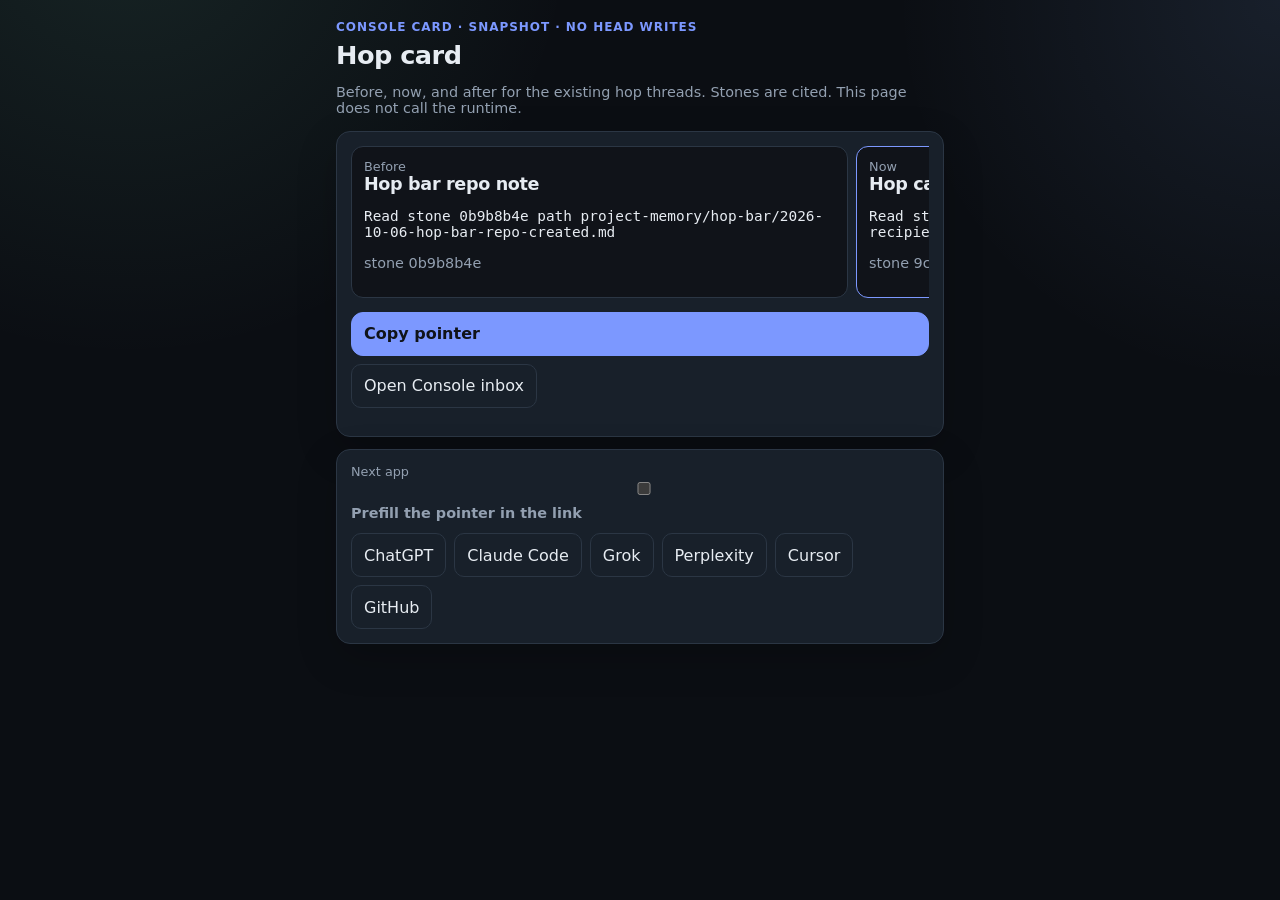
<file: hop-card.html>
<!doctype html>
<html lang="en">
<head>
  <meta charset="utf-8">
  <meta name="viewport" content="width=device-width, initial-scale=1, viewport-fit=cover">
  <meta name="theme-color" content="#101319">
  <title>Hop card · Console snapshot</title>
  <link rel="stylesheet" href="./styles.css">
  <style>
    .hop-page{max-width:640px;margin:0 auto;padding:20px 16px calc(28px + env(safe-area-inset-bottom));color:#e7ecf2}
    .hop-page h1{font-size:1.6rem;margin:6px 0}
    .banner{font-size:.75rem;letter-spacing:.08em;font-weight:800;color:#7c98ff}
    .card{background:#18202a;border:1px solid #2b3644;border-radius:14px;padding:14px;margin:12px 0}
    .rail{display:flex;gap:8px;overflow-x:auto;scroll-snap-type:x mandatory;padding-bottom:4px}
    .step{min-width:86%;scroll-snap-align:center;border:1px solid #2b3644;border-radius:12px;padding:12px;background:#101319}
    .step.current{border-color:#7c98ff}
    .kicker{color:#93a0b1;font-size:.8rem}
    .pointer{font-family:ui-monospace,monospace;font-size:.9rem;white-space:pre-wrap}
    .row{display:flex;gap:8px;flex-wrap:wrap;margin-top:10px}
    button,a.btn{font:inherit;min-height:44px;border-radius:10px;border:1px solid #2b3644;background:#18202a;color:#e7ecf2;padding:0 12px;text-decoration:none;display:inline-flex;align-items:center}
    button.primary{background:#7c98ff;color:#101319;border-color:#7c98ff;font-weight:700}
    .muted{color:#93a0b1;font-size:.9rem}
  </style>
</head>
<body>
  <main class="hop-page">
    <div class="banner">CONSOLE CARD · SNAPSHOT · NO HEAD WRITES</div>
    <h1>Hop card</h1>
    <p class="muted">Before, now, and after for the existing hop threads. Stones are cited. This page does not call the runtime.</p>
    <section class="card">
      <div class="rail" id="rail" aria-label="Step carousel"></div>
      <div class="row">
        <button class="primary" id="copy" type="button">Copy pointer</button>
        <a class="btn" id="console" href="./index.html#inbox">Open Console inbox</a>
      </div>
      <p class="muted" id="status" role="status"></p>
    </section>
    <section class="card">
      <div class="kicker">Next app</div>
      <label class="muted"><input id="prefill" type="checkbox"> Prefill the pointer in the link</label>
      <div class="row" id="hops"></div>
    </section>
  </main>
  <script type="module">
    import { HOP_CARD_SNAPSHOT, hopUrl } from "./hop-card.js";
    const rail = document.getElementById("rail");
    const status = document.getElementById("status");
    let current = 1;
    function render() {
      rail.innerHTML = "";
      HOP_CARD_SNAPSHOT.steps.forEach((step, i) => {
        const el = document.createElement("article");
        el.className = "step" + (i === current ? " current" : "");
        el.innerHTML = '<div class="kicker"></div><h2></h2><p class="pointer"></p><p class="muted"></p>';
        el.querySelector(".kicker").textContent = step.label;
        el.querySelector("h2").textContent = step.title;
        el.querySelector(".pointer").textContent = step.pointer;
        el.querySelector(".muted").textContent = step.stone ? "stone " + step.stone.slice(0, 8) : "no new stone";
        el.addEventListener("click", () => { current = i; render(); });
        rail.append(el);
      });
      const hops = document.getElementById("hops");
      hops.innerHTML = "";
      const pointer = HOP_CARD_SNAPSHOT.steps[current].pointer;
      const prefill = document.getElementById("prefill").checked;
      for (const hop of HOP_CARD_SNAPSHOT.hops) {
        const a = document.createElement("a");
        a.className = "btn";
        a.textContent = hop.name;
        a.href = hopUrl(hop, pointer, prefill);
        a.rel = "noopener";
        hops.append(a);
      }
    }
    document.getElementById("copy").addEventListener("click", async () => {
      const text = HOP_CARD_SNAPSHOT.steps[current].pointer;
      try { await navigator.clipboard.writeText(text); status.textContent = "Copied."; }
      catch { status.textContent = text; }
    });
    document.getElementById("prefill").addEventListener("change", render);
    render();
  </script>
</body>
</html>
</file>
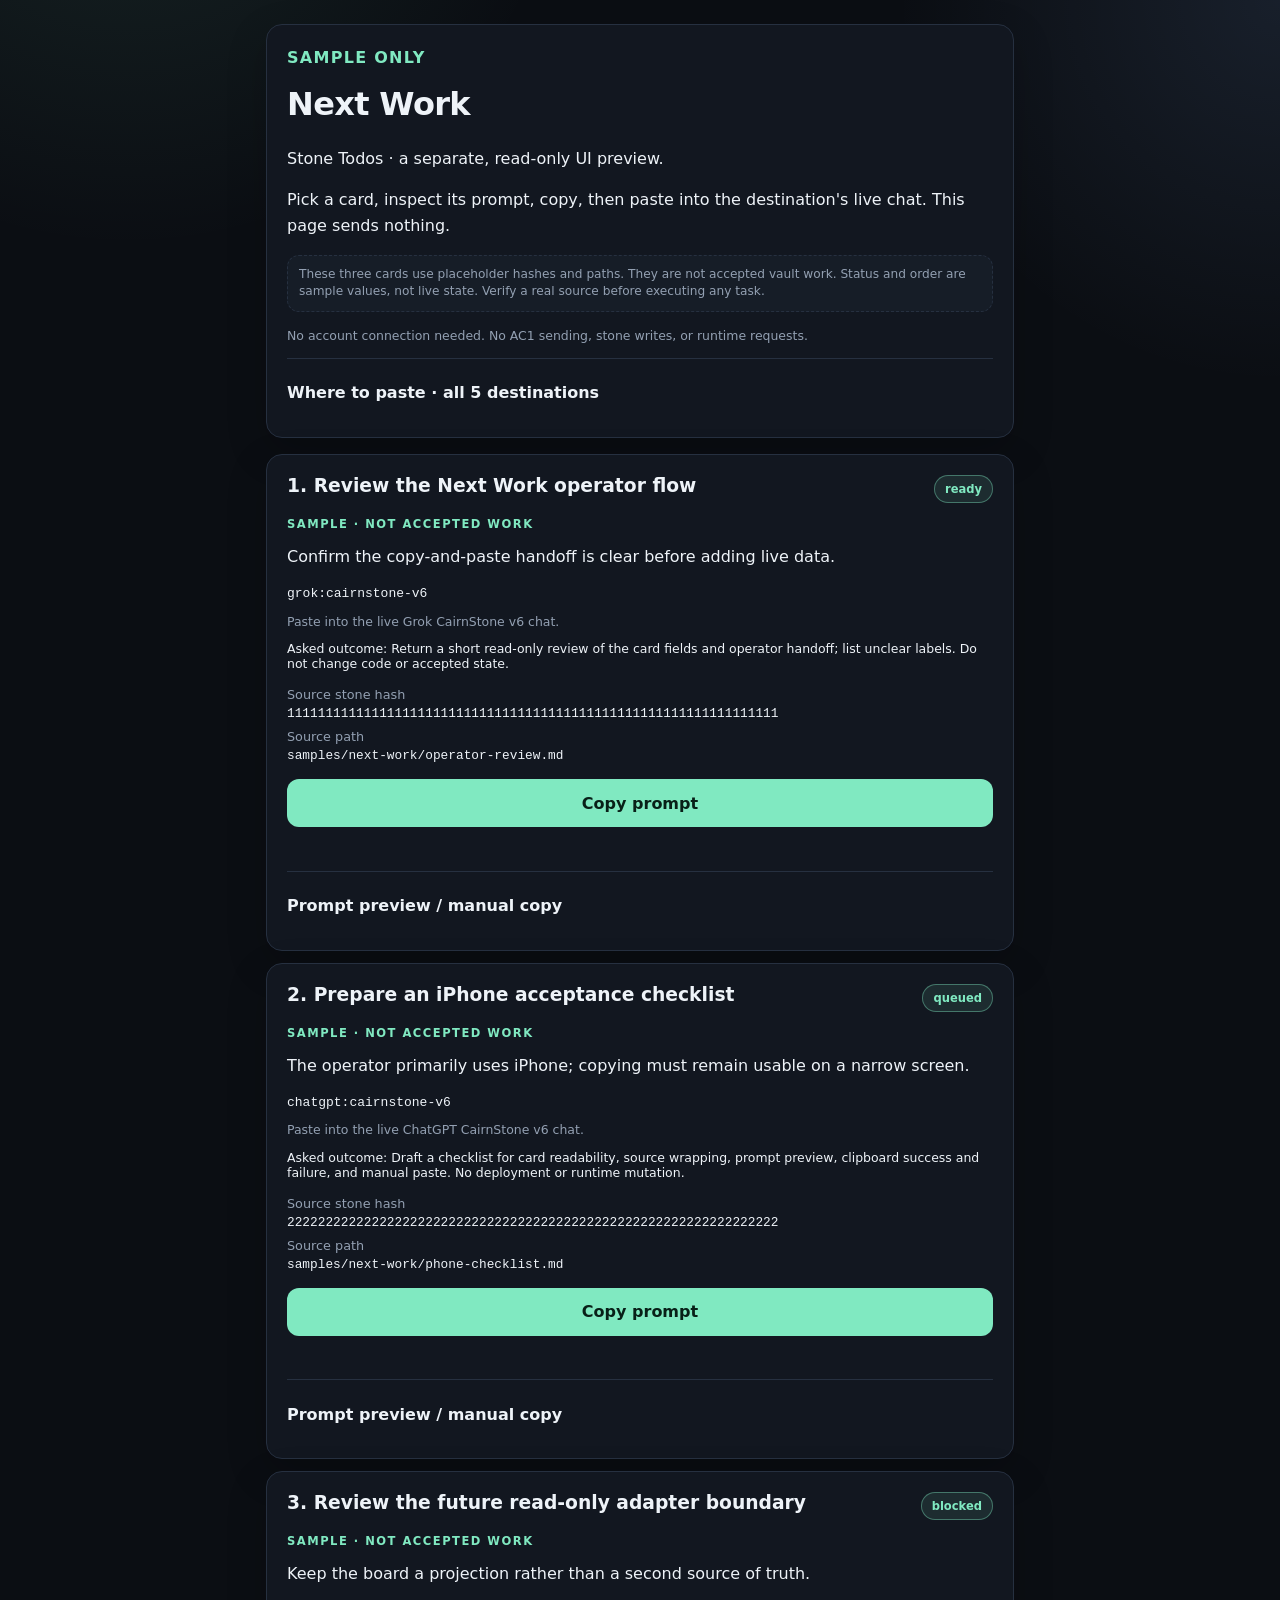
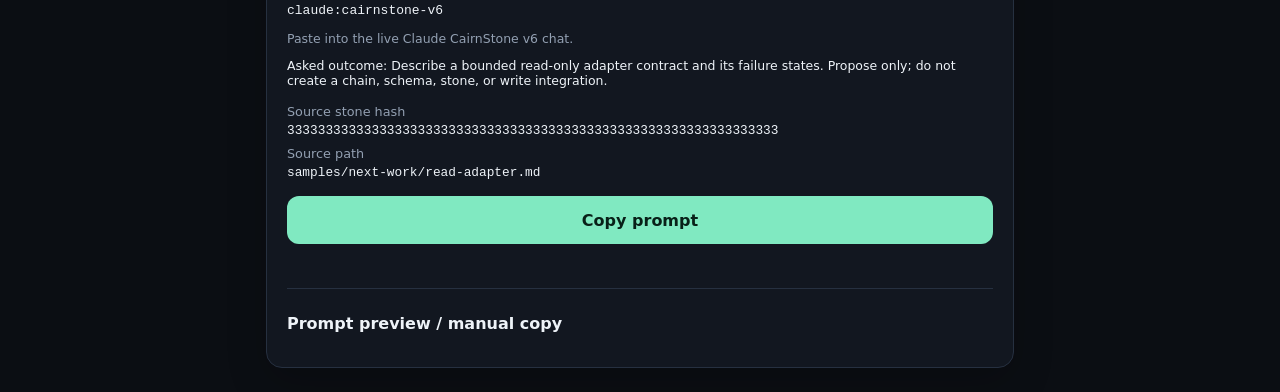
<file: next-work.html>
<!doctype html>
<html lang="en">
<head>
  <meta charset="utf-8">
  <meta name="viewport" content="width=device-width, initial-scale=1, viewport-fit=cover">
  <meta name="theme-color" content="#101319">
  <link rel="icon" href="data:,">
  <title>Next Work · SAMPLE ONLY</title>
  <link rel="stylesheet" href="./styles.css">
  <style>
    .next-work-page{max-width:780px;margin:0 auto;padding:24px 16px calc(24px + env(safe-area-inset-bottom))}
    .next-work-page h1{margin:8px 0 12px;font-size:2rem}
    .next-work-page .sample-banner{color:var(--accent);font-weight:800;letter-spacing:.08em}
    .next-work-page .card{margin-bottom:16px}
    .next-work-page .stone-todo-board .card{margin-bottom:0}
    .next-work-page .intro{line-height:1.6}
    @media(max-width:420px){.next-work-page{padding:16px 12px calc(20px + env(safe-area-inset-bottom))}}
  </style>
</head>
<body>
  <main class="next-work-page">
    <header class="card intro">
      <div class="sample-banner">SAMPLE ONLY</div>
      <h1>Next Work</h1>
      <p>Stone Todos · a separate, read-only UI preview.</p>
      <p>Pick a card, inspect its prompt, copy, then paste into the destination's live chat. This page sends nothing.</p>
      <p class="scope-caveat">These three cards use placeholder hashes and paths. They are not accepted vault work. Status and order are sample values, not live state. Verify a real source before executing any task.</p>
      <p class="muted small">No account connection needed. No AC1 sending, stone writes, or runtime requests.</p>
      <details class="stone-todo-preview">
        <summary>Where to paste · all 5 destinations</summary>
        <div id="nextWorkDestinations"></div>
      </details>
    </header>
    <div id="nextWorkBoard" class="stone-todo-board" aria-label="Sample next work cards">
      <p class="muted">Loading sample cards…</p>
    </div>
    <noscript><p>Enable JavaScript to show the sample cards and clipboard controls.</p></noscript>
  </main>
  <script type="module" src="./next-work-page.js"></script>
</body>
</html>
</file>
<file: styles.css>
:root{color-scheme:dark;--bg:#0b0e13;--surface:#121720;--surface2:#181f2a;--line:#263040;--text:#eef3f8;--muted:#93a0b2;--accent:#80e9c1;--accent2:#8bb8ff;--danger:#ff9b9b;--radius:16px;--rail-w:88px;--bottom-nav-h:64px;--touch:44px;font-family:"IBM Plex Sans",ui-sans-serif,system-ui,-apple-system,BlinkMacSystemFont,"Segoe UI",sans-serif}
*{box-sizing:border-box}
body{margin:0;min-height:100vh;overflow-x:clip;background:radial-gradient(circle at 10% -10%,rgba(128,233,193,.1),transparent 28rem),radial-gradient(circle at 100% 0%,rgba(139,184,255,.1),transparent 24rem),var(--bg);color:var(--text)}
button,input,select,textarea{font:inherit}button{cursor:pointer}
.visually-hidden{position:absolute!important;width:1px;height:1px;padding:0;margin:-1px;overflow:hidden;clip:rect(0,0,0,0);white-space:nowrap;border:0}
.wrap-anywhere{overflow-wrap:anywhere}
.skip-link{position:absolute;left:12px;top:12px;z-index:100;padding:10px 14px;border-radius:12px;background:var(--accent);color:#082018;font-weight:800;text-decoration:none;transform:translateY(-160%);transition:transform .15s ease}
.skip-link:focus,.skip-link:focus-visible{transform:translateY(0);outline:2px solid var(--accent2);outline-offset:3px}
:where(button,.nav-item,.subnav-item,.context-pill,.lod-btn,.universe-view-btn,a):focus-visible{outline:2px solid var(--accent2);outline-offset:2px}
:where(button,.nav-item,.subnav-item,.context-pill):focus:not(:focus-visible){outline:none}

.app-shell{display:grid;grid-template-columns:1fr;min-height:100vh;min-height:100dvh}
.nav-rail{display:none}
.app-column{display:flex;flex-direction:column;min-width:0;width:100%;padding:max(10px,env(safe-area-inset-top)) 14px calc(var(--bottom-nav-h) + 18px + env(safe-area-inset-bottom));max-width:1040px;margin:0 auto}
.app-content{flex:1;min-width:0}

.context-bar{display:flex;flex-wrap:wrap;align-items:center;gap:10px 12px;padding:4px 0 12px;position:sticky;top:0;z-index:12;background:linear-gradient(var(--bg) 72%,transparent)}
.context-brand{min-width:0}
.context-product{display:block;font-size:1.15rem;letter-spacing:-.02em}
.context-pills{display:flex;flex-wrap:wrap;gap:8px;align-items:center;flex:1;min-width:0}
.context-pill{display:inline-flex;flex-direction:column;align-items:flex-start;gap:2px;min-height:var(--touch);min-width:0;max-width:100%;border:1px solid var(--line);border-radius:12px;background:var(--surface);color:var(--text);padding:7px 10px;text-align:left}
.context-pill-quiet{flex-direction:row;align-items:center;gap:8px;font-size:.75rem;font-weight:750}
.context-runtime-v{display:inline-flex;align-items:center;gap:8px;white-space:nowrap}
.context-k{font-size:.65rem;font-weight:800;letter-spacing:.1em;text-transform:uppercase;color:var(--muted)}
.context-v{font-size:.78rem;font-weight:700;max-width:42vw;overflow:hidden;text-overflow:ellipsis;white-space:nowrap}

.subnav{display:flex;gap:6px;overflow-x:auto;padding:0 0 10px;-webkit-overflow-scrolling:touch;scrollbar-width:none}
.subnav::-webkit-scrollbar{display:none}
.subnav-item{flex:0 0 auto;min-height:40px;border:1px solid var(--line);border-radius:999px;background:var(--surface);color:var(--muted);padding:8px 14px;font-size:.8rem;font-weight:750}
.subnav-item.active{background:rgba(139,184,255,.14);color:var(--accent2);border-color:rgba(139,184,255,.45)}

.nav-bottom{position:fixed;left:0;right:0;bottom:0;z-index:20;display:grid;grid-template-columns:repeat(5,1fr);gap:2px;padding:6px 6px calc(6px + env(safe-area-inset-bottom));background:rgba(11,14,19,.94);border-top:1px solid var(--line);backdrop-filter:blur(12px)}
.nav-bottom .nav-item{display:flex;flex-direction:column;align-items:center;justify-content:center;gap:2px;min-height:var(--touch);border:0;border-radius:12px;background:transparent;color:var(--muted);font-size:.68rem;font-weight:750;padding:4px 2px}
.nav-bottom .nav-item.active{color:var(--accent);background:rgba(128,233,193,.08)}
.nav-ico{font-size:.95rem;line-height:1;opacity:.9}

h1,h2{margin:0;letter-spacing:-.02em}h1{font-size:clamp(1.65rem,5vw,2.3rem)}h2{font-size:1.1rem}
.eyebrow{color:var(--accent);text-transform:uppercase;font-size:.72rem;font-weight:800;letter-spacing:.13em;margin-bottom:5px}
.card{background:var(--surface);border:1px solid var(--line);border-radius:var(--radius);padding:16px;box-shadow:0 14px 40px rgba(0,0,0,.18);margin-bottom:14px}
label{display:grid;gap:7px;color:var(--muted);font-size:.82rem;font-weight:650;margin-bottom:12px}
input,select,textarea{width:100%;border:1px solid var(--line);border-radius:12px;background:var(--surface2);color:var(--text);padding:11px 12px;outline:none}
textarea{resize:vertical;line-height:1.45}
input:focus,select:focus,textarea:focus{border-color:var(--accent2);box-shadow:0 0 0 3px rgba(139,184,255,.1)}
.two-col{display:grid;grid-template-columns:1fr;gap:0 12px}.two-col.compact{grid-template-columns:1fr 1fr}
.secondary,.primary,.status-pill{border:1px solid var(--line);border-radius:12px;background:var(--surface);color:var(--text);padding:10px 12px;font-weight:750;min-height:var(--touch)}
.primary{width:100%;background:var(--accent);color:#082018;border-color:transparent}
.secondary{padding:8px 10px;color:var(--accent2);min-height:40px}
.compact-button{width:auto}
.status-pill{display:inline-flex;align-items:center;gap:8px;font-size:.75rem;padding:8px 10px}
.dot{width:8px;height:8px;border-radius:999px;background:#697383;flex:0 0 auto}.dot.ok{background:var(--accent);box-shadow:0 0 0 4px rgba(128,233,193,.1)}.dot.bad{background:var(--danger)}
.panel{display:none}.panel.active{display:block}
.section-heading{display:flex;justify-content:space-between;gap:12px;align-items:center;margin-bottom:14px}
.check-row{display:flex;align-items:flex-start;gap:10px;line-height:1.35}.check-row input{width:18px;height:18px;margin:1px 0 0}
.result-card{min-height:180px}.prose{white-space:pre-wrap;line-height:1.62}
.muted{color:var(--muted)}.small{font-size:.78rem}
.chips{display:flex;flex-wrap:wrap;gap:7px;margin:10px 0 14px}
.chip{border:1px solid var(--line);background:var(--surface2);padding:5px 8px;border-radius:999px;font-size:.7rem;color:var(--muted);max-width:100%;overflow:hidden;text-overflow:ellipsis;white-space:nowrap}
.evidence-grid{display:grid;grid-template-columns:1fr;gap:8px;margin-bottom:14px}
.evidence-item,.list-item,.message-item{padding:10px 11px;border:1px solid var(--line);border-radius:12px;background:var(--surface2)}
.evidence-item strong{display:block;margin-top:4px;overflow-wrap:anywhere}
details{border-top:1px solid var(--line);padding:12px 0 2px}summary{cursor:pointer;font-weight:750}
.list,.message-list{display:grid;gap:8px;margin-top:10px}
.list-item{font-size:.78rem;color:var(--muted);overflow-wrap:anywhere}
.message-item{width:100%;text-align:left;color:var(--text)}.message-item .meta{color:var(--muted);font-size:.72rem;margin-top:5px}
.code-block{margin:12px 0 0;padding:12px;border:1px solid var(--line);border-radius:12px;background:#0a0d12;color:#c8d4e2;font-size:.73rem;overflow:auto;max-height:420px}
.code-block.wrap{white-space:pre-wrap;overflow-wrap:anywhere}
fieldset{border:1px solid var(--line);border-radius:14px;margin:14px 0;padding:12px}legend{color:var(--muted);font-size:.78rem;padding:0 5px}
.hidden{display:none!important}
footer{color:#657083;text-align:center;font-size:.68rem;padding:16px 0 0}
.toast{position:fixed;left:50%;bottom:calc(var(--bottom-nav-h) + 12px + env(safe-area-inset-bottom));transform:translate(-50%,20px);opacity:0;pointer-events:none;background:#effff8;color:#082018;border-radius:999px;padding:9px 13px;font-size:.78rem;font-weight:800;transition:.2s ease;z-index:50;max-width:calc(100vw - 32px)}
.toast.show{opacity:1;transform:translate(-50%,0)}

.scope-status{display:grid;gap:4px;margin-bottom:12px}.scope-status strong{font-size:1rem}
.scope-tools{display:grid;gap:8px}.scope-search{margin:0}
.scope-actions{display:grid;grid-template-columns:1fr 1fr;gap:8px}
.scope-recents{display:flex;align-items:center;gap:8px;flex-wrap:wrap;margin:10px 0}.scope-recents .chips{margin:0}
.scope-catalog{display:grid;gap:10px;margin-top:12px;max-height:360px;overflow:auto;padding-right:2px}
.repo-group{border:1px solid var(--line);border-radius:14px;background:rgba(255,255,255,.015);overflow:hidden}
.repo-row{display:flex;align-items:center;justify-content:space-between;gap:10px;padding:10px 11px;background:var(--surface2);border:0;width:100%;color:var(--text);text-align:left}
.repo-row.active{box-shadow:inset 3px 0 var(--accent)}
.repo-row .meta,.chain-row .meta{font-size:.69rem;color:var(--muted);margin-top:3px}
.chain-list{display:grid;gap:1px}
.chain-row{display:flex;align-items:center;gap:10px;width:100%;padding:9px 11px;border:0;border-top:1px solid rgba(38,48,64,.7);background:transparent;color:var(--text);text-align:left}
.repo-row:hover,.chain-row:hover{background:rgba(139,184,255,.07)}
.chain-row input{width:18px;height:18px;margin:0;pointer-events:none}
.chain-row.active{background:rgba(128,233,193,.07)}.chain-row.headless{opacity:.62}
.scope-caveat{border:1px dashed var(--line);border-radius:12px;padding:10px 11px;margin:0 0 14px;color:var(--muted);font-size:.76rem;line-height:1.45;background:rgba(139,184,255,.035)}
.universe-landing-status{display:grid;gap:4px;margin:12px 0 14px}

.sheet{position:fixed;inset:0;z-index:45;display:flex;align-items:flex-end;justify-content:center}
.sheet.hidden{display:none!important}
.sheet-backdrop{position:absolute;inset:0;background:rgba(5,7,10,.62)}
.sheet-panel{position:relative;width:min(640px,100%);max-height:min(88vh,880px);overflow:auto;background:var(--surface);border:1px solid var(--line);border-radius:18px 18px 0 0;padding:14px 14px calc(18px + env(safe-area-inset-bottom));box-shadow:0 -18px 48px rgba(0,0,0,.35)}
.sheet-header{display:flex;align-items:center;justify-content:space-between;gap:12px;margin-bottom:12px;position:sticky;top:0;background:var(--surface);z-index:1;padding-bottom:8px}
.sheet-body{min-width:0}

.universe-overlay{position:fixed;inset:0;z-index:40;background:rgba(5,7,10,.94);backdrop-filter:blur(14px);padding:max(12px,env(safe-area-inset-top)) 12px max(12px,env(safe-area-inset-bottom));overflow:auto}
.universe-shell{width:min(1200px,100%);min-height:100%;margin:0 auto;display:grid;grid-template-rows:auto auto auto auto minmax(420px,1fr) auto;gap:10px}
.universe-header{display:flex;align-items:center;justify-content:space-between;gap:14px}
.universe-controls{display:grid;grid-template-columns:1fr 1fr;gap:8px}.universe-controls input{grid-column:1/-1}
.universe-zoom-group,.universe-view-group{display:flex;gap:6px;align-items:stretch}
.universe-zoom-group .secondary,.universe-view-group .secondary{flex:1;min-width:0;padding:8px 6px;font-size:.78rem}
.universe-view-btn.active{border-color:var(--accent);color:var(--accent);background:rgba(128,233,193,.08)}
.universe-legend,.universe-status{line-height:1.45}
.universe-status[data-status="error"]{color:var(--danger)}
.universe-status[data-status="loading"]{color:var(--accent2)}
.universe-stage{display:grid;gap:10px;min-height:420px}
.universe-stage[data-view="spatial"] .universe-fallback,.universe-stage[data-view="spatial"] .universe-grid{display:none}
.universe-stage[data-view="list"] .universe-canvas-wrap,.universe-stage[data-view="list"] .universe-grid{display:none}
.universe-stage[data-view="list"] .universe-fallback{display:block}
.universe-stage[data-view="grid"] .universe-canvas-wrap,.universe-stage[data-view="grid"] .universe-fallback{display:none}
.universe-stage[data-view="grid"] .universe-grid{display:grid}
.universe-canvas-wrap{position:relative;min-height:520px;border:1px solid var(--line);border-radius:22px;overflow:hidden;touch-action:none;background:
  radial-gradient(circle at 50% 48%,rgba(128,233,193,.09),transparent 14rem),
  radial-gradient(circle at 22% 18%,rgba(139,184,255,.08),transparent 18rem),
  radial-gradient(circle at 82% 72%,rgba(128,233,193,.05),transparent 16rem),
  linear-gradient(165deg,#0a0e14 0%,#090c11 55%,#0c121a 100%);
  box-shadow:inset 0 0 0 1px rgba(255,255,255,.02)}
.universe-canvas{position:absolute;inset:0;transition:transform .2s ease}
.universe-node{position:absolute;transform:translate(-50%,-50%);border:1px solid var(--line);border-radius:999px;background:rgba(18,23,32,.94);color:var(--text);box-shadow:0 10px 28px rgba(0,0,0,.25);max-width:200px;overflow:hidden;text-overflow:ellipsis;white-space:nowrap;transition:opacity .18s ease,transform .18s ease,border-color .18s ease,box-shadow .18s ease;min-height:var(--touch);padding:8px 12px}
.universe-node.repo{padding:10px 13px;font-size:.76rem;font-weight:800;border-color:rgba(139,184,255,.45);border-radius:16px}
.universe-node.chain{padding:7px 10px;font-size:.68rem;color:var(--muted);border-radius:14px}
.universe-node.vault{padding:13px 16px;font-size:.78rem;font-weight:900;background:rgba(128,233,193,.12);border-color:rgba(128,233,193,.55)}
.universe-node.intelligence{padding:9px 12px;font-size:.7rem;border-radius:12px;border-color:rgba(139,184,255,.35);background:rgba(139,184,255,.08);white-space:normal;max-width:220px;line-height:1.3}
.universe-node.size-lg{font-size:.82rem;padding:12px 16px;z-index:3}
.universe-node.size-sm{opacity:.85;font-size:.65rem;padding:6px 9px}
.universe-node.active{border-color:var(--accent);color:var(--accent);transform:translate(-50%,-50%) scale(1.08)}
.universe-node.focused{border-color:var(--accent2);color:var(--text);transform:translate(-50%,-50%) scale(1.12);z-index:5;box-shadow:0 0 0 3px rgba(139,184,255,.16)}
.universe-node.dim{opacity:.14}
.universe-node.multi-selected{box-shadow:0 0 0 3px rgba(128,233,193,.18);border-color:var(--accent)}
.universe-fallback{border:1px solid var(--line);border-radius:16px;padding:12px;background:rgba(18,23,32,.55)}.universe-fallback .scope-catalog{max-height:min(60vh,560px);overflow:auto}
.universe-grid{grid-template-columns:repeat(auto-fill,minmax(150px,1fr));gap:10px;align-content:start}
.universe-grid-card{display:flex;flex-direction:column;align-items:flex-start;gap:6px;min-height:88px;padding:12px;border:1px solid var(--line);border-radius:14px;background:rgba(18,23,32,.9);color:var(--text);text-align:left}
.universe-grid-card.active{border-color:var(--accent);color:var(--accent)}
.universe-grid-card.focused{border-color:var(--accent2)}
.universe-grid-card.dim{opacity:.28}
.universe-grid-card .meta{font-size:.72rem;color:var(--muted)}
.universe-entity-row{display:flex;align-items:center;justify-content:space-between;gap:10px;width:100%;text-align:left;padding:10px 12px;border:1px solid var(--line);border-radius:12px;background:var(--surface2);color:var(--text);margin-bottom:6px;min-height:var(--touch)}
.universe-entity-row.active{border-color:var(--accent);color:var(--accent)}
.universe-entity-row.focused{border-color:var(--accent2)}
.universe-entity-row.dim{opacity:.28}
.universe-entity-row .meta{font-size:.72rem;color:var(--muted)}
.universe-intel-panel{border:1px solid rgba(139,184,255,.28);border-radius:14px;padding:12px 14px;background:rgba(139,184,255,.06);display:grid;gap:4px}
.universe-intel-panel.hidden,.universe-grid.hidden{display:none!important}
.universe-multi-on #universeMulti{border-color:var(--accent);color:var(--accent)}
.universe-node:focus-visible,.universe-entity-row:focus-visible,.universe-grid-card:focus-visible{outline:2px solid var(--accent2);outline-offset:2px}

.invite-card .invite-actions,.invite-actions{display:flex;gap:8px;flex-wrap:wrap;margin-top:8px}
.invite-actions .secondary{width:auto}
.code-session-card .code-surface{margin-top:4px;padding-top:4px}
.code-block-label{color:var(--accent);text-transform:uppercase;font-size:.72rem;font-weight:800;letter-spacing:.12em;margin:14px 0 4px}
.code-block-value{font-size:1.02rem;font-weight:700;overflow-wrap:anywhere;line-height:1.35}
.code-actors{display:grid;gap:4px;margin-bottom:4px}
.code-actor-line{font-family:ui-monospace,SFMono-Regular,Menlo,Consolas,monospace;font-size:.82rem;overflow-wrap:anywhere;white-space:pre-wrap;color:var(--text)}
.code-actions{display:flex;flex-wrap:wrap;gap:8px;margin-top:16px}
.code-actions .primary.compact-button,.code-actions .secondary{width:auto;flex:1 1 calc(50% - 8px);min-width:140px}
.code-propose-form{margin-top:16px;padding-top:12px;border-top:1px solid var(--line)}
.code-propose-form code{font-size:.78rem;color:var(--accent2)}

/* V7.7.9c Work surface */
.work-bind{display:grid;gap:10px;margin:0 0 12px}
.work-empty-state{margin:4px 0 8px;padding:14px 14px;border:1px dashed var(--line);border-radius:14px;background:rgba(139,184,255,.05)}
.work-empty-state strong{display:block;margin-bottom:6px}
.work-empty-state p{margin:0}
.work-task-hero{margin:8px 0 12px;padding:14px 14px 12px;border:1px solid rgba(128,233,193,.28);border-radius:14px;background:linear-gradient(160deg,rgba(128,233,193,.1),rgba(18,23,32,.2) 55%)}
.work-task-kicker{font-size:.68rem;font-weight:800;letter-spacing:.14em;text-transform:uppercase;color:var(--accent);margin-bottom:6px}
.work-task-title{font-size:1.18rem;font-weight:800;line-height:1.3;overflow-wrap:anywhere}
.work-task-meta{display:flex;flex-wrap:wrap;gap:8px;margin-top:10px}
.work-pill{display:inline-flex;align-items:center;min-height:28px;padding:4px 10px;border-radius:999px;border:1px solid rgba(128,233,193,.4);background:rgba(128,233,193,.1);color:var(--accent);font-size:.72rem;font-weight:750}
.work-pill-muted{border-color:var(--line);background:var(--surface2);color:var(--muted)}
.work-disclosure{display:grid;gap:8px;margin-top:16px}
.work-details{border:1px solid var(--line);border-radius:12px;background:var(--surface2);padding:0 12px}
.work-details>summary{cursor:pointer;list-style:none;min-height:44px;display:flex;align-items:center;gap:8px;font-weight:750;font-size:.88rem}
.work-details>summary::-webkit-details-marker{display:none}
.work-details[open]>summary{border-bottom:1px solid var(--line);margin-bottom:10px}
.work-summary-hint{color:var(--muted);font-weight:600;font-size:.75rem}
.work-inline-note{margin:8px 0 12px}
.work-action-catalog{display:grid;gap:8px;margin:8px 0}
.work-action-row{display:grid;gap:2px;padding:8px 0;border-bottom:1px solid rgba(38,48,64,.85)}
.work-action-row:last-child{border-bottom:0}

/* V7.7.9c Communications hub */
.comms-hub-card .comms-hub-blurb{margin:0 0 10px;line-height:1.45}
.comms-identity-note{margin:0 0 12px;line-height:1.4}
.comms-intent-pill{display:inline-flex;align-items:center;min-height:32px;padding:6px 12px;border-radius:999px;border:1px solid rgba(139,184,255,.4);background:rgba(139,184,255,.1);color:var(--accent2);font-size:.72rem;font-weight:750}
.comms-intent-badge{display:inline-flex;align-items:center;margin-right:8px;padding:2px 8px;border-radius:999px;border:1px solid var(--line);background:var(--surface);color:var(--muted);font-size:.65rem;font-weight:800;letter-spacing:.04em;text-transform:uppercase;vertical-align:middle}
.comms-intent-badge[data-intent="handoff"]{border-color:rgba(139,184,255,.45);color:var(--accent2)}
.comms-intent-badge[data-intent="message"]{border-color:rgba(128,233,193,.35);color:var(--accent)}
.message-row-head{display:flex;flex-wrap:wrap;align-items:center;gap:4px 0;margin-bottom:4px}
.thread-group{background:transparent;border-style:dashed}

/* Actor Inbox Navigator (post-V7.7.9 discovery refinement) */
.actor-inbox-nav{margin:0 0 14px}
.actor-nav-label{font-size:.78rem;font-weight:750;color:var(--text);margin:0 0 8px}
.actor-picker{display:grid;grid-template-columns:repeat(2,minmax(0,1fr));gap:8px}
.actor-chip{display:grid;gap:6px;width:100%;min-height:var(--touch);text-align:left;padding:10px 12px;border:1px solid var(--line);border-radius:14px;background:var(--surface2);color:var(--text);transition:border-color .15s ease,background .15s ease,transform .15s ease}
.actor-chip:hover{border-color:rgba(139,184,255,.45)}
.actor-chip[aria-selected="true"]{border-color:rgba(128,233,193,.55);background:rgba(128,233,193,.1);box-shadow:inset 3px 0 var(--accent)}
.actor-chip-top{display:flex;align-items:flex-start;justify-content:space-between;gap:8px}
.actor-chip-name{font-size:.92rem;font-weight:800;letter-spacing:-.01em}
.actor-chip-unread{flex:0 0 auto;min-width:1.4rem;padding:2px 7px;border-radius:999px;background:rgba(139,184,255,.16);color:var(--accent2);font-size:.68rem;font-weight:800;text-align:center}
.actor-chip-unread[data-empty="1"]{opacity:.35;background:transparent;border:1px solid var(--line);color:var(--muted)}
.actor-chip-badges{display:flex;flex-wrap:wrap;gap:4px}
.plane-badge{display:inline-flex;align-items:center;padding:2px 7px;border-radius:999px;border:1px solid var(--line);font-size:.62rem;font-weight:800;letter-spacing:.04em;text-transform:uppercase;color:var(--muted)}
.plane-badge[data-plane="chat"]{border-color:rgba(139,184,255,.4);color:var(--accent2)}
.plane-badge[data-plane="work"]{border-color:rgba(128,233,193,.4);color:var(--accent)}
.plane-badge[data-plane="other"]{border-color:rgba(255,180,120,.35);color:rgba(255,180,120,.95)}
.actor-chip-recent{font-size:.7rem;color:var(--muted);line-height:1.35;overflow:hidden;display:-webkit-box;-webkit-line-clamp:2;-webkit-box-orient:vertical}
.mailbox-planes{display:flex;flex-wrap:wrap;gap:6px;margin:10px 0 4px}
.mailbox-plane-tab{min-height:36px;padding:6px 12px;border:1px solid var(--line);border-radius:999px;background:var(--surface);color:var(--muted);font-size:.75rem;font-weight:750}
.mailbox-plane-tab[aria-selected="true"]{background:rgba(139,184,255,.14);color:var(--accent2);border-color:rgba(139,184,255,.45)}
.mailbox-planes.hidden,.actor-nav-meta:empty{display:none}
.actor-nav-meta{margin:8px 0 0;line-height:1.4}
.actor-nav-advanced{margin:10px 0 0;border:1px solid var(--line);border-radius:12px;background:var(--surface2);padding:0 12px;border-top:1px solid var(--line)}
.actor-nav-advanced>summary{cursor:pointer;list-style:none;min-height:44px;display:flex;align-items:center;font-weight:750;font-size:.85rem}
.actor-nav-advanced>summary::-webkit-details-marker{display:none}
.actor-nav-advanced[open]>summary{border-bottom:1px solid var(--line);margin-bottom:10px;padding-bottom:8px}
.actor-nav-advanced p{margin:0 0 10px}
.message-plane-chip{display:inline-flex;margin-left:6px;padding:1px 6px;border-radius:999px;border:1px solid var(--line);font-size:.6rem;font-weight:800;letter-spacing:.03em;text-transform:uppercase;color:var(--muted);vertical-align:middle}
.message-plane-chip[data-plane="chat"]{border-color:rgba(139,184,255,.35);color:var(--accent2)}
.message-plane-chip[data-plane="work"]{border-color:rgba(128,233,193,.35);color:var(--accent)}

/* V7.7.8c Answer Depth */
.answer-depth-defaults{margin:0 0 12px;line-height:1.45}
.authority-strip{display:flex;flex-wrap:wrap;gap:8px;align-items:center;margin:0 0 12px;font-size:.78rem}
.authority-pill,.evidence-pill{display:inline-flex;align-items:center;gap:6px;border:1px solid var(--line);border-radius:10px;padding:6px 9px;background:var(--surface2);color:var(--muted)}
.authority-pill.current{border-color:rgba(128,233,193,.45);color:var(--accent)}
.authority-pill.stale{border-color:rgba(255,155,155,.55);color:var(--danger)}
.authority-pill.original{border-color:rgba(139,184,255,.5);color:var(--accent2)}
.answer-depth-controls{display:flex;flex-wrap:wrap;align-items:center;gap:8px;margin-top:14px;padding-top:12px;border-top:1px solid var(--line)}
.answer-depth-label{font-size:.78rem;font-weight:750;color:var(--text);margin-right:2px}
.lod-btn{min-width:40px;min-height:40px;padding:8px 10px;border:1px solid var(--line);border-radius:10px;background:var(--surface2);color:var(--muted);font-weight:750;font-size:.82rem}
.lod-btn:hover{border-color:var(--accent2);color:var(--text)}
.lod-btn.active{background:var(--accent);color:#082018;border-color:transparent}
.lod-btn:disabled{opacity:.55;cursor:wait}
.stale-actions{display:grid;gap:8px;margin-top:12px;padding:10px 11px;border:1px dashed rgba(255,155,155,.45);border-radius:12px;background:rgba(255,155,155,.06)}
.stale-actions p{margin:0;font-size:.78rem;color:var(--muted);line-height:1.45}
.stale-actions .stale-buttons{display:flex;flex-wrap:wrap;gap:8px}
.stale-actions .secondary{width:auto}
.result-card .prose{font-size:.95rem}

/* V7.7.9b Chat + contextual evidence */
.chat-ask-card .chat-mode-note{margin:0 0 10px;line-height:1.45}
.chat-capability-row.blocked{opacity:.72}
.chat-capability-row.blocked input{cursor:not-allowed}
.chat-capability-honesty{margin:-4px 0 14px;line-height:1.4}
.result-heading-actions{display:flex;flex-wrap:wrap;gap:8px;justify-content:flex-end}
.result-heading-actions .secondary{width:auto}
.evidence-drawer-hint{margin:10px 0 0;line-height:1.4}
.evidence-drawer-panel{width:min(720px,100%)}
.evidence-drawer-body{display:grid;gap:16px}
.evidence-drawer-section h3{margin:0 0 8px;font-size:.92rem}
.evidence-drawer-section .answer-depth-controls{margin-top:8px;padding-top:0;border-top:0}
.drawer-depth-controls{margin-bottom:8px}

/* Message Reader focus: mobile sheet over list; desktop keeps inline card */
.message-reader-card{scroll-margin-top:5.5rem}
.message-reader-card h2[tabindex="-1"]:focus,.message-reader-panel h2[tabindex="-1"]:focus{outline:2px solid var(--accent);outline-offset:3px;border-radius:4px}
.message-reader-panel{width:min(720px,100%);max-height:min(92vh,920px);display:flex;flex-direction:column}
.message-reader-sheet-body{display:grid;gap:12px;min-height:0}
.message-reader-body{max-height:min(62vh,640px);overflow:auto;-webkit-overflow-scrolling:touch}
@media(max-width:859px){
  .message-reader-card{display:none}
  .message-reader-panel{max-height:min(94vh,100dvh);border-radius:16px 16px 0 0}
  .message-reader-body{max-height:none;flex:1 1 auto}
}
#chatConfigSheet .scope-caveat{margin-top:0}

/* V7.7.10b Give Access / Assign / Forward */
.share-actions{display:flex;flex-wrap:wrap;gap:8px;margin:10px 0 12px}
.share-actions .secondary,.share-actions .primary{width:auto;flex:0 0 auto;min-height:40px}
.stone-share-actions{margin-top:12px}
.share-sheet-panel{width:min(720px,100%)}
.share-mode-tabs{display:flex;flex-wrap:wrap;gap:8px;margin:0 0 14px}
.share-mode-tab.active{border-color:var(--accent);color:var(--accent);background:rgba(128,233,193,.1)}
.share-object-block{margin:0 0 14px;padding:12px;border:1px solid var(--line);border-radius:14px;background:var(--surface2)}
.share-object-block strong{display:block;margin:4px 0 8px;font-size:.95rem}
.share-proposal-card{margin:12px 0;padding:12px;border:1px dashed rgba(128,233,193,.35);border-radius:14px;background:rgba(128,233,193,.05)}
.share-proposal-lines{margin:8px 0 0;padding-left:1.1rem;line-height:1.45}
.share-commit-row{margin:12px 0;padding:10px 12px;border:1px solid rgba(255,180,120,.35);border-radius:12px;background:rgba(255,180,120,.06)}
.access-grant-row .share-actions{margin-bottom:0}
.access-grants-card .scope-caveat{margin-bottom:12px}
@media(prefers-reduced-motion:no-preference){
  .share-mode-tab{transition:border-color .15s ease,background .15s ease,color .15s ease}
  .share-proposal-card{transition:border-color .2s ease,background .2s ease}
  .share-actions .secondary:not(:disabled):hover{transform:translateY(-1px)}
}

/* V7.7.9e Progressive disclosure + Saved Views */
.progressive-honesty{margin:0 0 12px;line-height:1.45}
.progressive-step{margin:0 0 14px}
.progressive-step-label{font-size:.68rem;font-weight:800;letter-spacing:.12em;text-transform:uppercase;color:var(--muted);margin-bottom:8px}
.primary-step .progressive-step-label{color:var(--accent2)}
.progressive-disclosure{display:grid;gap:8px;margin-top:8px}
.progressive-details{border:1px solid var(--line);border-radius:12px;background:var(--surface2);padding:0 12px}
.progressive-details>summary{cursor:pointer;list-style:none;min-height:44px;display:flex;align-items:center;gap:8px;font-weight:750;font-size:.88rem}
.progressive-details>summary::-webkit-details-marker{display:none}
.progressive-details[open]>summary{border-bottom:1px solid var(--line);margin-bottom:10px;padding-bottom:8px}
.progressive-empty{margin:8px 0 12px;padding:12px 14px;border:1px dashed var(--line);border-radius:12px;background:rgba(139,184,255,.05)}
.progressive-empty strong{display:block;margin-bottom:4px}
.progressive-empty p{margin:0}
.progressive-empty.hidden,.hidden.progressive-empty{display:none}
.authorize-card{border-color:rgba(255,180,120,.28)}
.authorize-card .progressive-step-label{color:rgba(255,180,120,.95)}
#savedViewFreshness{margin-top:10px}
#savedViewsList .message-item{display:grid;gap:6px;text-align:left}
.saved-view-row-actions{display:flex;flex-wrap:wrap;gap:8px;margin-top:6px}
.saved-view-row-actions .secondary,.saved-view-row-actions .primary{width:auto;flex:0 0 auto;min-height:36px;padding:6px 12px;font-size:.78rem}
#contextViewsBtn .context-v{max-width:7rem}

@media(min-width:860px){
  .app-shell{grid-template-columns:var(--rail-w) minmax(0,1fr);max-width:1280px;margin:0 auto}
  .nav-rail{display:flex;flex-direction:column;gap:6px;position:sticky;top:0;align-self:start;height:100vh;height:100dvh;padding:16px 10px;border-right:1px solid var(--line);background:rgba(12,16,22,.72);backdrop-filter:blur(10px)}
  .rail-brand{display:grid;gap:2px;padding:4px 6px 14px}
  .rail-mark{font-size:.72rem;font-weight:900;letter-spacing:.14em;color:var(--accent)}
  .rail-name{font-size:.72rem;font-weight:800;color:var(--muted);letter-spacing:.04em}
  .nav-rail .nav-item{min-height:var(--touch);border:1px solid transparent;border-radius:12px;background:transparent;color:var(--muted);padding:10px 8px;font-size:.78rem;font-weight:800;text-align:left}
  .nav-rail .nav-item.active{color:#082018;background:var(--accent);border-color:transparent}
  .nav-bottom{display:none}
  .app-column{padding:18px 24px 36px;max-width:none;margin:0}
  .toast{bottom:max(18px,env(safe-area-inset-bottom))}
  .sheet{align-items:center}
  .sheet-panel{border-radius:18px;max-height:min(84vh,820px);padding:18px}
  .two-col{grid-template-columns:1fr 1fr}
  .evidence-grid{grid-template-columns:repeat(2,1fr)}
  .card{padding:20px}
  .scope-tools{grid-template-columns:minmax(260px,1fr) auto;align-items:end}
  .scope-actions{display:flex}
  .universe-controls{grid-template-columns:minmax(220px,1.4fr) auto auto auto auto}
  .universe-controls input{grid-column:auto}
  .universe-zoom-group,.universe-view-group{grid-column:auto}
  .code-actions .primary.compact-button,.code-actions .secondary{flex:1 1 auto;min-width:0}
  .answer-depth-controls{gap:10px}.lod-btn{min-width:44px;min-height:44px}
  .context-v{max-width:18rem}
  .chat-ask-card textarea{min-height:7.5rem}
  .actor-picker{grid-template-columns:repeat(4,minmax(0,1fr))}
}
@media(prefers-reduced-motion:reduce){
  *,*::before,*::after{scroll-behavior:auto!important;animation:none!important;transition:none!important}
  .skip-link{transition:none}
  .toast,.toast.show{transform:translate(-50%,0)}
  .universe-node.active,.universe-node.focused{transform:translate(-50%,-50%)}
  .universe-canvas{transition:none}
}
html.cs-reduced-motion *,html.cs-reduced-motion *::before,html.cs-reduced-motion *::after{scroll-behavior:auto!important;animation:none!important;transition:none!important}
html.cs-reduced-motion .toast,html.cs-reduced-motion .toast.show{transform:translate(-50%,0)}
html.cs-reduced-motion .universe-node.active,html.cs-reduced-motion .universe-node.focused{transform:translate(-50%,-50%)}

/* Zero-ID questionnaire Work flow */
.work-guide-card{border-color:rgba(128,233,193,.35);background:linear-gradient(180deg,rgba(128,233,193,.07),transparent 70%)}
.work-guide-missing{margin:8px 0 12px;padding-left:1.1rem}
.work-guide-missing li{margin:4px 0}
.work-guide-note,.work-guide-hint{margin-top:10px}
.work-question{margin:12px 0}
.work-actor-picker,.work-action-choices{display:flex;flex-wrap:wrap;gap:8px;margin:8px 0 12px}
.work-actor-picker .actor-chip,.work-action-chip{width:auto;display:inline-flex;align-items:center;min-height:var(--touch);border:1px solid var(--line);border-radius:12px;background:var(--surface2);color:var(--text);padding:8px 12px;font-weight:750}
.work-actor-picker .actor-chip.active,.work-action-chip.active{border-color:rgba(128,233,193,.55);background:rgba(128,233,193,.12);color:var(--accent)}
.work-resolve-card,.work-confirm-card{margin-top:12px}
.work-resolve-list{list-style:none;margin:0;padding:0;display:grid;gap:8px}
.work-resolve-item{padding:10px 12px;border:1px solid var(--line);border-radius:12px;background:var(--surface2)}
.work-resolve-item.status-ok{border-color:rgba(128,233,193,.4)}
.work-resolve-item.status-bad{border-color:rgba(255,155,155,.45)}
.work-resolve-item.status-busy{border-color:rgba(139,184,255,.45)}
.work-resolve-head{display:flex;justify-content:space-between;gap:10px;align-items:center;margin-bottom:4px}
.work-resolve-status{font-size:.7rem;font-weight:800;text-transform:uppercase;letter-spacing:.06em;color:var(--muted)}
.work-advanced-shell{margin:14px 0;padding:12px;border:1px dashed var(--line);border-radius:14px;background:rgba(255,255,255,.02)}
.work-advanced-shell>summary{cursor:pointer;font-weight:800;margin-bottom:8px}
.work-step-card{margin-top:12px}
.work-discovery{display:grid;gap:10px;margin-bottom:12px}
.work-create-details,.work-advanced{margin:12px 0;padding:10px 12px;border:1px dashed var(--line);border-radius:12px;background:rgba(255,255,255,.02)}
.work-create-details>summary,.work-advanced>summary{cursor:pointer;font-weight:750}
.work-stage.hidden,.work-step-card.hidden,.work-question.hidden,.work-resolve-card.hidden,.work-confirm-card.hidden,.work-code-card.hidden,.work-repo-branch-pick.hidden{display:none!important}
.work-code-card{margin-top:12px}
.work-repo-branch-pick{margin:12px 0;padding:12px;border:1px solid var(--line);border-radius:12px;background:var(--surface2);display:grid;gap:10px}
.context-pill.hidden{display:none!important}

.work-resolve-item.status-skipped{border-style:dashed;opacity:.78}
.work-access-target-pick{margin-top:12px;padding-top:10px;border-top:1px solid var(--line)}
.work-access-target-choices{display:flex;flex-wrap:wrap;gap:8px;margin:8px 0}
.work-access-target-chip{border:1px solid var(--line);border-radius:12px;background:var(--surface);color:var(--text);padding:10px 12px;font-weight:700;min-height:var(--touch);cursor:pointer}
.work-access-target-chip.active{border-color:rgba(139,184,255,.7);box-shadow:0 0 0 1px rgba(139,184,255,.35) inset}

.work-access-confirm{margin:0 0 12px;padding:12px;border:1px solid rgba(139,184,255,.45);border-radius:12px;background:rgba(139,184,255,.08)}
.work-access-confirm-text{margin:0 0 8px;font-weight:700}
.work-access-confirm.hidden{display:none!important}
.work-resolve-retry{margin-left:8px;vertical-align:middle}
.compact-button{padding:6px 10px;min-height:32px;font-size:.75rem}

/* Next Work: single-column phone-first cards, no truncated source identities. */
.stone-todo-board{display:grid;grid-template-columns:minmax(0,1fr);gap:12px}
.stone-todo{min-width:0;margin:0}
.stone-todo .section-heading{align-items:flex-start;flex-wrap:wrap}
.stone-todo h3{margin:0;overflow-wrap:anywhere}
.stone-todo-source{margin:16px 0;font-size:.8rem}
.stone-todo-source dt{color:var(--muted);margin-top:8px}
.stone-todo-source dd{margin:4px 0;font-family:monospace;overflow-wrap:anywhere}
.stone-todo-actor,.stone-todo-destination{overflow-wrap:anywhere}
.stone-todo-copy{width:100%;min-height:48px}
.stone-todo-preview{margin-top:12px}
.stone-todo-preview summary{cursor:pointer;min-height:44px;display:flex;align-items:center}
.stone-todo-prompt{width:100%;box-sizing:border-box;font-size:16px;white-space:pre-wrap;overflow-wrap:anywhere}
.stone-todo-feedback{min-height:1.5em}
.stone-todo-live-refresh{min-height:48px}
.stone-todo-sample-heading{margin-top:20px}
#nextWorkLiveStatus{overflow-wrap:anywhere}
</file>
